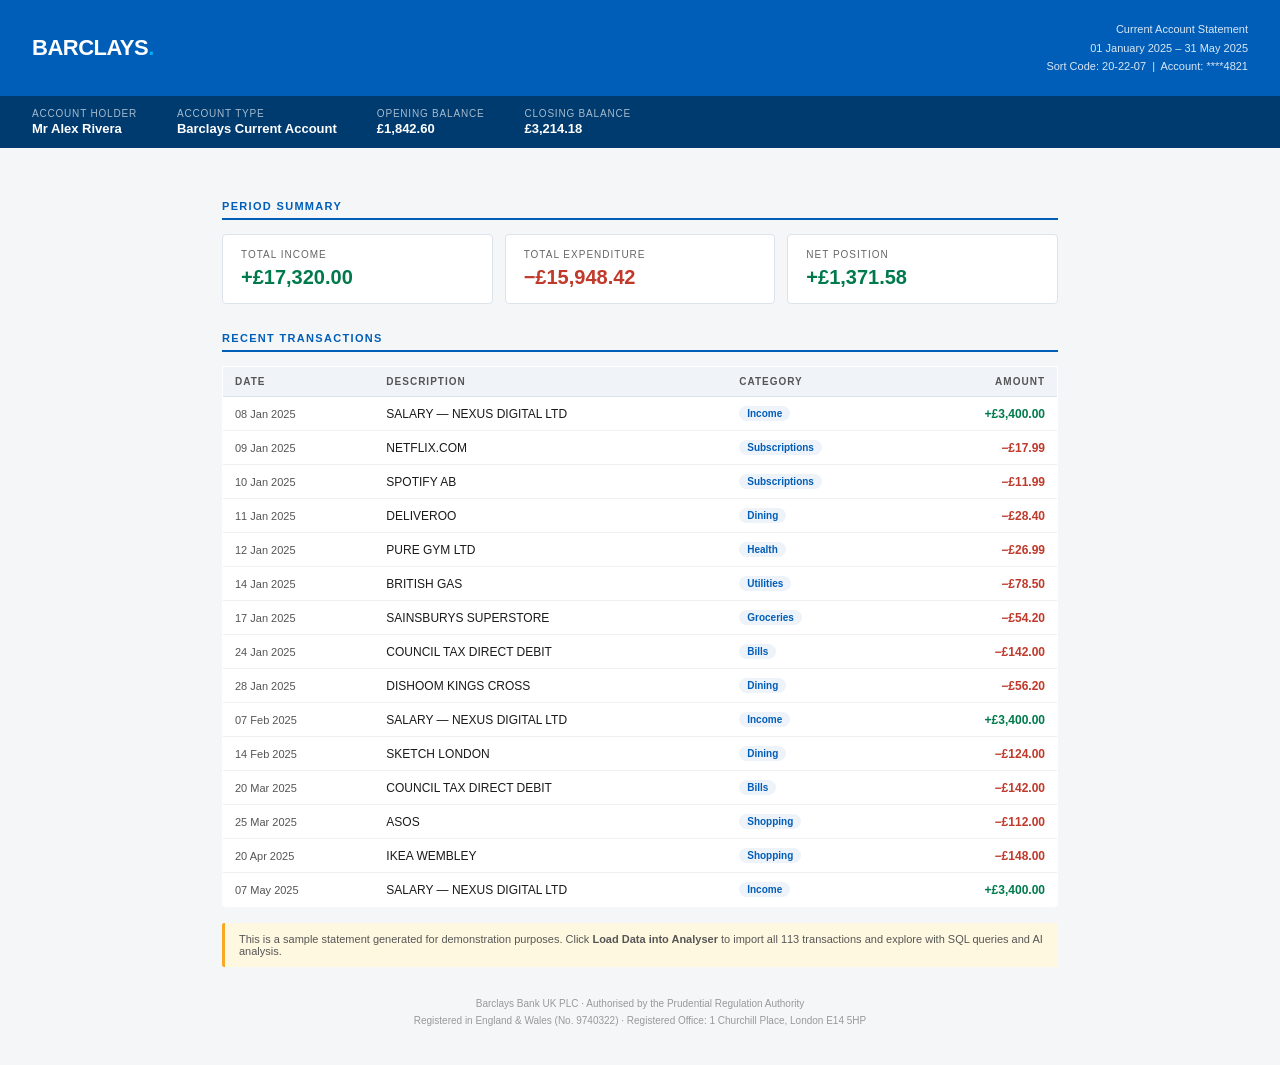
<file: static/docs/1-barclays.csv.html>
<!DOCTYPE html>
<html lang="en">
<head>
<meta charset="UTF-8">
<meta name="viewport" content="width=device-width,initial-scale=1">
<title>Barclays — Alex Rivera — Statement Jan–May 2025</title>
<style>
  *, *::before, *::after { box-sizing: border-box; margin: 0; padding: 0; }
  body { font-family: Arial, Helvetica, sans-serif; background: #f4f6f8; color: #1a1a1a; font-size: 13px; }

  .bank-header { background: #005EB8; color: #fff; padding: 20px 32px; display: flex; align-items: center; justify-content: space-between; }
  .bank-logo { font-size: 22px; font-weight: 700; letter-spacing: -.5px; }
  .bank-logo span { color: #00AEEF; }
  .bank-header-right { text-align: right; font-size: 11px; opacity: .85; line-height: 1.7; }

  .account-bar { background: #003B70; color: #fff; padding: 12px 32px; display: flex; gap: 40px; font-size: 12px; }
  .account-bar__item { display: flex; flex-direction: column; gap: 2px; }
  .account-bar__label { opacity: .65; font-size: 10px; letter-spacing: .08em; text-transform: uppercase; }
  .account-bar__value { font-weight: 600; font-size: 13px; }

  .body { padding: 24px 32px; max-width: 900px; margin: 0 auto; }

  .section-title { font-size: 11px; letter-spacing: .12em; text-transform: uppercase; color: #005EB8; font-weight: 700; border-bottom: 2px solid #005EB8; padding-bottom: 6px; margin-bottom: 14px; margin-top: 28px; }

  .summary-row { display: grid; grid-template-columns: repeat(3, 1fr); gap: 12px; margin-bottom: 4px; }
  .summary-card { background: #fff; border: 1px solid #dde3ea; border-radius: 4px; padding: 14px 18px; }
  .summary-card__label { font-size: 10px; text-transform: uppercase; letter-spacing: .1em; color: #666; margin-bottom: 6px; }
  .summary-card__value { font-size: 20px; font-weight: 700; color: #1a1a1a; }
  .summary-card__value.positive { color: #007a4d; }
  .summary-card__value.negative { color: #c0392b; }

  table { width: 100%; border-collapse: collapse; background: #fff; border: 1px solid #dde3ea; border-radius: 4px; overflow: hidden; }
  thead { background: #f0f4f8; }
  th { padding: 9px 12px; text-align: left; font-size: 10px; text-transform: uppercase; letter-spacing: .1em; color: #555; font-weight: 600; border-bottom: 1px solid #dde3ea; }
  td { padding: 9px 12px; border-bottom: 1px solid #f0f0f0; font-size: 12px; vertical-align: middle; }
  tr:last-child td { border-bottom: none; }
  tr:hover td { background: #f8fbff; }
  .amount-neg { color: #c0392b; font-weight: 600; font-variant-numeric: tabular-nums; }
  .amount-pos { color: #007a4d; font-weight: 600; font-variant-numeric: tabular-nums; }
  .category-pill { display: inline-block; padding: 2px 8px; border-radius: 10px; font-size: 10px; background: #eef3fa; color: #005EB8; font-weight: 600; }
  .date-col { color: #555; font-size: 11px; white-space: nowrap; }

  .footer { text-align: center; font-size: 10px; color: #999; margin: 28px 0 12px; line-height: 1.7; }
  .notice { background: #fff8e1; border-left: 3px solid #f9a825; padding: 10px 14px; border-radius: 2px; font-size: 11px; color: #555; margin-top: 16px; }
</style>
</head>
<body>

<div class="bank-header">
  <div class="bank-logo">BARCLAYS<span>.</span></div>
  <div class="bank-header-right">
    Current Account Statement<br>
    01 January 2025 – 31 May 2025<br>
    Sort Code: 20-22-07 &nbsp;|&nbsp; Account: ****4821
  </div>
</div>

<div class="account-bar">
  <div class="account-bar__item">
    <span class="account-bar__label">Account Holder</span>
    <span class="account-bar__value">Mr Alex Rivera</span>
  </div>
  <div class="account-bar__item">
    <span class="account-bar__label">Account Type</span>
    <span class="account-bar__value">Barclays Current Account</span>
  </div>
  <div class="account-bar__item">
    <span class="account-bar__label">Opening Balance</span>
    <span class="account-bar__value">£1,842.60</span>
  </div>
  <div class="account-bar__item">
    <span class="account-bar__label">Closing Balance</span>
    <span class="account-bar__value">£3,214.18</span>
  </div>
</div>

<div class="body">

  <div class="section-title">Period Summary</div>
  <div class="summary-row">
    <div class="summary-card">
      <div class="summary-card__label">Total Income</div>
      <div class="summary-card__value positive">+£17,320.00</div>
    </div>
    <div class="summary-card">
      <div class="summary-card__label">Total Expenditure</div>
      <div class="summary-card__value negative">−£15,948.42</div>
    </div>
    <div class="summary-card">
      <div class="summary-card__label">Net Position</div>
      <div class="summary-card__value positive">+£1,371.58</div>
    </div>
  </div>

  <div class="section-title">Recent Transactions</div>
  <table>
    <thead>
      <tr>
        <th>Date</th>
        <th>Description</th>
        <th>Category</th>
        <th style="text-align:right">Amount</th>
      </tr>
    </thead>
    <tbody>
      <tr><td class="date-col">08 Jan 2025</td><td>SALARY — NEXUS DIGITAL LTD</td><td><span class="category-pill">Income</span></td><td class="amount-pos" style="text-align:right">+£3,400.00</td></tr>
      <tr><td class="date-col">09 Jan 2025</td><td>NETFLIX.COM</td><td><span class="category-pill">Subscriptions</span></td><td class="amount-neg" style="text-align:right">−£17.99</td></tr>
      <tr><td class="date-col">10 Jan 2025</td><td>SPOTIFY AB</td><td><span class="category-pill">Subscriptions</span></td><td class="amount-neg" style="text-align:right">−£11.99</td></tr>
      <tr><td class="date-col">11 Jan 2025</td><td>DELIVEROO</td><td><span class="category-pill">Dining</span></td><td class="amount-neg" style="text-align:right">−£28.40</td></tr>
      <tr><td class="date-col">12 Jan 2025</td><td>PURE GYM LTD</td><td><span class="category-pill">Health</span></td><td class="amount-neg" style="text-align:right">−£26.99</td></tr>
      <tr><td class="date-col">14 Jan 2025</td><td>BRITISH GAS</td><td><span class="category-pill">Utilities</span></td><td class="amount-neg" style="text-align:right">−£78.50</td></tr>
      <tr><td class="date-col">17 Jan 2025</td><td>SAINSBURYS SUPERSTORE</td><td><span class="category-pill">Groceries</span></td><td class="amount-neg" style="text-align:right">−£54.20</td></tr>
      <tr><td class="date-col">24 Jan 2025</td><td>COUNCIL TAX DIRECT DEBIT</td><td><span class="category-pill">Bills</span></td><td class="amount-neg" style="text-align:right">−£142.00</td></tr>
      <tr><td class="date-col">28 Jan 2025</td><td>DISHOOM KINGS CROSS</td><td><span class="category-pill">Dining</span></td><td class="amount-neg" style="text-align:right">−£56.20</td></tr>
      <tr><td class="date-col">07 Feb 2025</td><td>SALARY — NEXUS DIGITAL LTD</td><td><span class="category-pill">Income</span></td><td class="amount-pos" style="text-align:right">+£3,400.00</td></tr>
      <tr><td class="date-col">14 Feb 2025</td><td>SKETCH LONDON</td><td><span class="category-pill">Dining</span></td><td class="amount-neg" style="text-align:right">−£124.00</td></tr>
      <tr><td class="date-col">20 Mar 2025</td><td>COUNCIL TAX DIRECT DEBIT</td><td><span class="category-pill">Bills</span></td><td class="amount-neg" style="text-align:right">−£142.00</td></tr>
      <tr><td class="date-col">25 Mar 2025</td><td>ASOS</td><td><span class="category-pill">Shopping</span></td><td class="amount-neg" style="text-align:right">−£112.00</td></tr>
      <tr><td class="date-col">20 Apr 2025</td><td>IKEA WEMBLEY</td><td><span class="category-pill">Shopping</span></td><td class="amount-neg" style="text-align:right">−£148.00</td></tr>
      <tr><td class="date-col">07 May 2025</td><td>SALARY — NEXUS DIGITAL LTD</td><td><span class="category-pill">Income</span></td><td class="amount-pos" style="text-align:right">+£3,400.00</td></tr>
    </tbody>
  </table>

  <div class="notice">This is a sample statement generated for demonstration purposes. Click <strong>Load Data into Analyser</strong> to import all 113 transactions and explore with SQL queries and AI analysis.</div>

  <div class="footer">
    Barclays Bank UK PLC · Authorised by the Prudential Regulation Authority<br>
    Registered in England &amp; Wales (No. 9740322) · Registered Office: 1 Churchill Place, London E14 5HP
  </div>
</div>

</body>
</html>
</file>
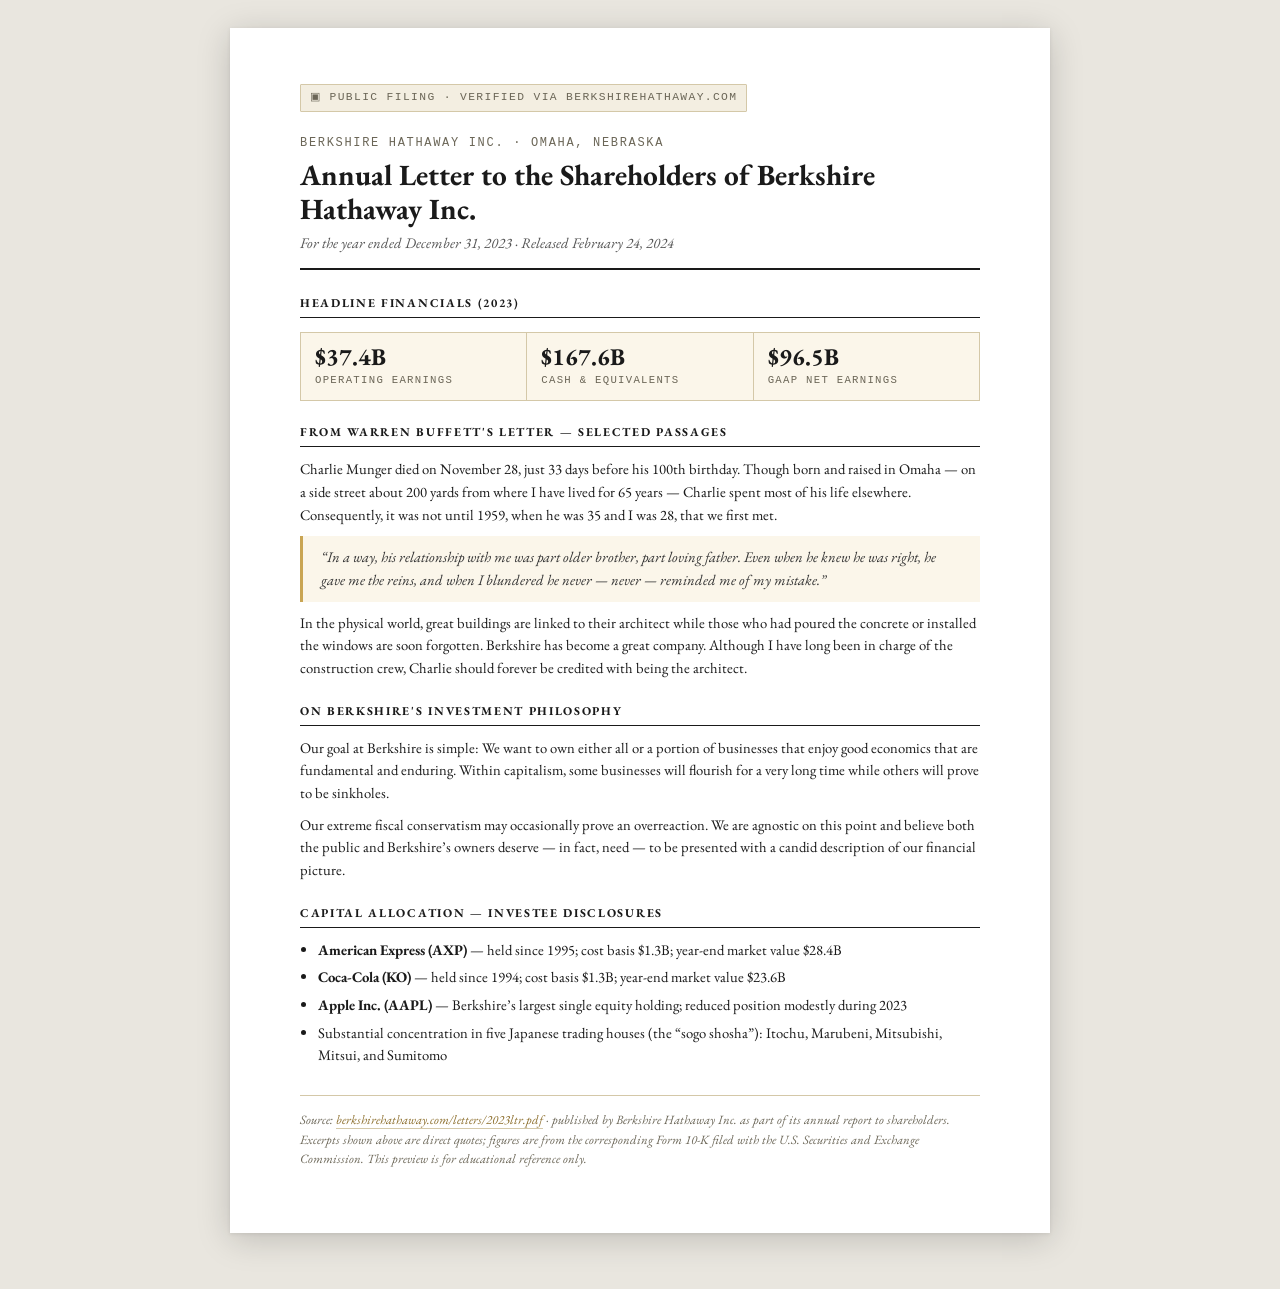
<file: static/docs/1-berkshire.html>
<!DOCTYPE html>
<html lang="en">
<head>
<meta charset="UTF-8"/>
<meta name="viewport" content="width=device-width, initial-scale=1.0"/>
<title>Berkshire Hathaway — 2024 Annual Letter to Shareholders</title>
<link rel="preconnect" href="https://fonts.googleapis.com"/>
<link rel="preconnect" href="https://fonts.gstatic.com" crossorigin/>
<link href="https://fonts.googleapis.com/css2?family=EB+Garamond:ital,wght@0,400;0,600;0,700;1,400&display=swap" rel="stylesheet"/>
<link rel="stylesheet" href="_template.css"/>
</head>
<body>
<div class="page">
  <span class="doc-tag">▣ Public filing &middot; verified via berkshirehathaway.com</span>

  <div class="doc-header">
    <div class="doc-issuer">Berkshire Hathaway Inc. &middot; Omaha, Nebraska</div>
    <h1 class="doc-title">Annual Letter to the Shareholders of Berkshire Hathaway Inc.</h1>
    <div class="doc-sub">For the year ended December 31, 2023 &middot; Released February 24, 2024</div>
  </div>

  <div class="doc-section">
    <div class="doc-section-title">Headline financials (2023)</div>
    <div class="doc-stats">
      <div class="doc-stat">
        <div class="doc-stat__val">$37.4B</div>
        <div class="doc-stat__lbl">Operating Earnings</div>
      </div>
      <div class="doc-stat">
        <div class="doc-stat__val">$167.6B</div>
        <div class="doc-stat__lbl">Cash &amp; Equivalents</div>
      </div>
      <div class="doc-stat">
        <div class="doc-stat__val">$96.5B</div>
        <div class="doc-stat__lbl">GAAP Net Earnings</div>
      </div>
    </div>
  </div>

  <div class="doc-section">
    <div class="doc-section-title">From Warren Buffett's letter — selected passages</div>
    <p>Charlie Munger died on November 28, just 33 days before his 100th birthday. Though born and raised in Omaha &mdash; on a side street about 200 yards from where I have lived for 65 years &mdash; Charlie spent most of his life elsewhere. Consequently, it was not until 1959, when he was 35 and I was 28, that we first met.</p>
    <div class="doc-quote">&ldquo;In a way, his relationship with me was part older brother, part loving father. Even when he knew he was right, he gave me the reins, and when I blundered he never &mdash; never &mdash; reminded me of my mistake.&rdquo;</div>
    <p>In the physical world, great buildings are linked to their architect while those who had poured the concrete or installed the windows are soon forgotten. Berkshire has become a great company. Although I have long been in charge of the construction crew, Charlie should forever be credited with being the architect.</p>
  </div>

  <div class="doc-section">
    <div class="doc-section-title">On Berkshire's investment philosophy</div>
    <p>Our goal at Berkshire is simple: We want to own either all or a portion of businesses that enjoy good economics that are fundamental and enduring. Within capitalism, some businesses will flourish for a very long time while others will prove to be sinkholes.</p>
    <p>Our extreme fiscal conservatism may occasionally prove an overreaction. We are agnostic on this point and believe both the public and Berkshire&rsquo;s owners deserve &mdash; in fact, need &mdash; to be presented with a candid description of our financial picture.</p>
  </div>

  <div class="doc-section">
    <div class="doc-section-title">Capital allocation &mdash; investee disclosures</div>
    <ul class="doc-bullets">
      <li><strong>American Express (AXP)</strong> &mdash; held since 1995; cost basis $1.3B; year-end market value $28.4B</li>
      <li><strong>Coca-Cola (KO)</strong> &mdash; held since 1994; cost basis $1.3B; year-end market value $23.6B</li>
      <li><strong>Apple Inc. (AAPL)</strong> &mdash; Berkshire&rsquo;s largest single equity holding; reduced position modestly during 2023</li>
      <li>Substantial concentration in five Japanese trading houses (the &ldquo;sogo shosha&rdquo;): Itochu, Marubeni, Mitsubishi, Mitsui, and Sumitomo</li>
    </ul>
  </div>

  <p class="doc-source">
    Source: <a href="https://www.berkshirehathaway.com/letters/2023ltr.pdf" target="_blank" rel="noopener">berkshirehathaway.com/letters/2023ltr.pdf</a> &middot; published by Berkshire Hathaway Inc. as part of its annual report to shareholders. Excerpts shown above are direct quotes; figures are from the corresponding Form 10-K filed with the U.S. Securities and Exchange Commission. This preview is for educational reference only.
  </p>
</div>
</body>
</html>
</file>
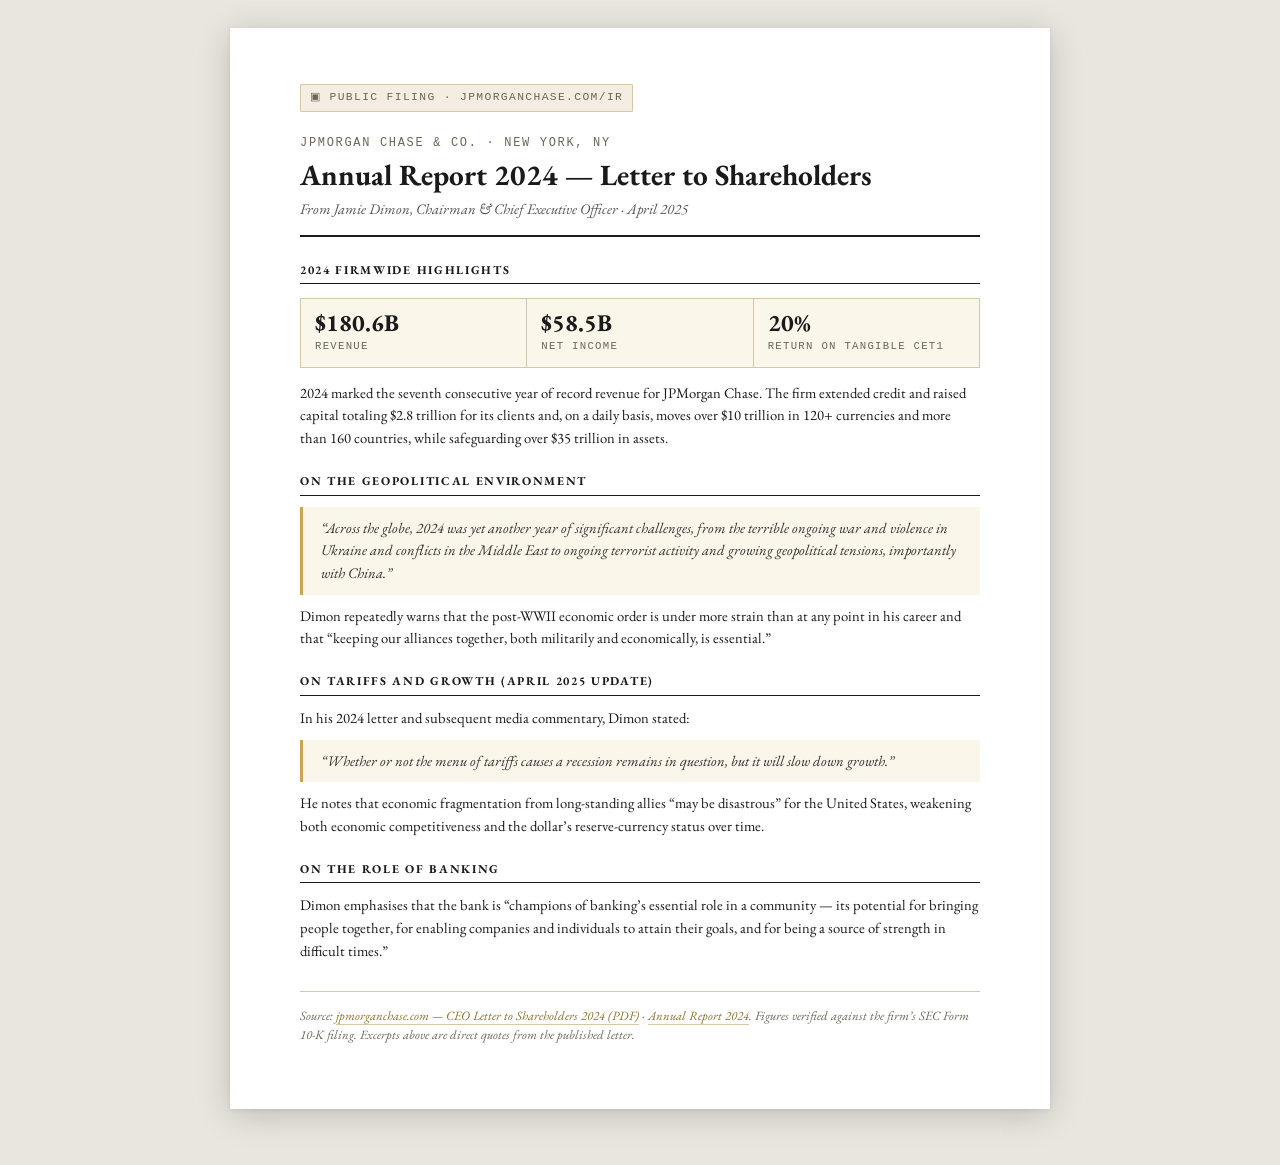
<file: static/docs/2-jpmorgan.html>
<!DOCTYPE html>
<html lang="en">
<head>
<meta charset="UTF-8"/>
<meta name="viewport" content="width=device-width, initial-scale=1.0"/>
<title>JPMorgan Chase — 2024 CEO Letter to Shareholders</title>
<link rel="preconnect" href="https://fonts.googleapis.com"/>
<link rel="preconnect" href="https://fonts.gstatic.com" crossorigin/>
<link href="https://fonts.googleapis.com/css2?family=EB+Garamond:ital,wght@0,400;0,600;0,700;1,400&display=swap" rel="stylesheet"/>
<link rel="stylesheet" href="_template.css"/>
</head>
<body>
<div class="page">
  <span class="doc-tag">▣ Public filing &middot; jpmorganchase.com/ir</span>

  <div class="doc-header">
    <div class="doc-issuer">JPMorgan Chase &amp; Co. &middot; New York, NY</div>
    <h1 class="doc-title">Annual Report 2024 &mdash; Letter to Shareholders</h1>
    <div class="doc-sub">From Jamie Dimon, Chairman &amp; Chief Executive Officer &middot; April 2025</div>
  </div>

  <div class="doc-section">
    <div class="doc-section-title">2024 firmwide highlights</div>
    <div class="doc-stats">
      <div class="doc-stat">
        <div class="doc-stat__val">$180.6B</div>
        <div class="doc-stat__lbl">Revenue</div>
      </div>
      <div class="doc-stat">
        <div class="doc-stat__val">$58.5B</div>
        <div class="doc-stat__lbl">Net Income</div>
      </div>
      <div class="doc-stat">
        <div class="doc-stat__val">20%</div>
        <div class="doc-stat__lbl">Return on Tangible CET1</div>
      </div>
    </div>
    <p>2024 marked the seventh consecutive year of record revenue for JPMorgan Chase. The firm extended credit and raised capital totaling $2.8 trillion for its clients and, on a daily basis, moves over $10 trillion in 120+ currencies and more than 160 countries, while safeguarding over $35 trillion in assets.</p>
  </div>

  <div class="doc-section">
    <div class="doc-section-title">On the geopolitical environment</div>
    <div class="doc-quote">&ldquo;Across the globe, 2024 was yet another year of significant challenges, from the terrible ongoing war and violence in Ukraine and conflicts in the Middle East to ongoing terrorist activity and growing geopolitical tensions, importantly with China.&rdquo;</div>
    <p>Dimon repeatedly warns that the post-WWII economic order is under more strain than at any point in his career and that &ldquo;keeping our alliances together, both militarily and economically, is essential.&rdquo;</p>
  </div>

  <div class="doc-section">
    <div class="doc-section-title">On tariffs and growth (April 2025 update)</div>
    <p>In his 2024 letter and subsequent media commentary, Dimon stated:</p>
    <div class="doc-quote">&ldquo;Whether or not the menu of tariffs causes a recession remains in question, but it will slow down growth.&rdquo;</div>
    <p>He notes that economic fragmentation from long-standing allies &ldquo;may be disastrous&rdquo; for the United States, weakening both economic competitiveness and the dollar&rsquo;s reserve-currency status over time.</p>
  </div>

  <div class="doc-section">
    <div class="doc-section-title">On the role of banking</div>
    <p>Dimon emphasises that the bank is &ldquo;champions of banking&rsquo;s essential role in a community &mdash; its potential for bringing people together, for enabling companies and individuals to attain their goals, and for being a source of strength in difficult times.&rdquo;</p>
  </div>

  <p class="doc-source">
    Source: <a href="https://www.jpmorganchase.com/content/dam/jpmc/jpmorgan-chase-and-co/investor-relations/documents/ceo-letter-to-shareholders-2024.pdf" target="_blank" rel="noopener">jpmorganchase.com &mdash; CEO Letter to Shareholders 2024 (PDF)</a> &middot; <a href="https://www.jpmorganchase.com/ir/annual-report/2024/ar-ceo-letters" target="_blank" rel="noopener">Annual Report 2024</a>. Figures verified against the firm&rsquo;s SEC Form 10-K filing. Excerpts above are direct quotes from the published letter.
  </p>
</div>
</body>
</html>
</file>
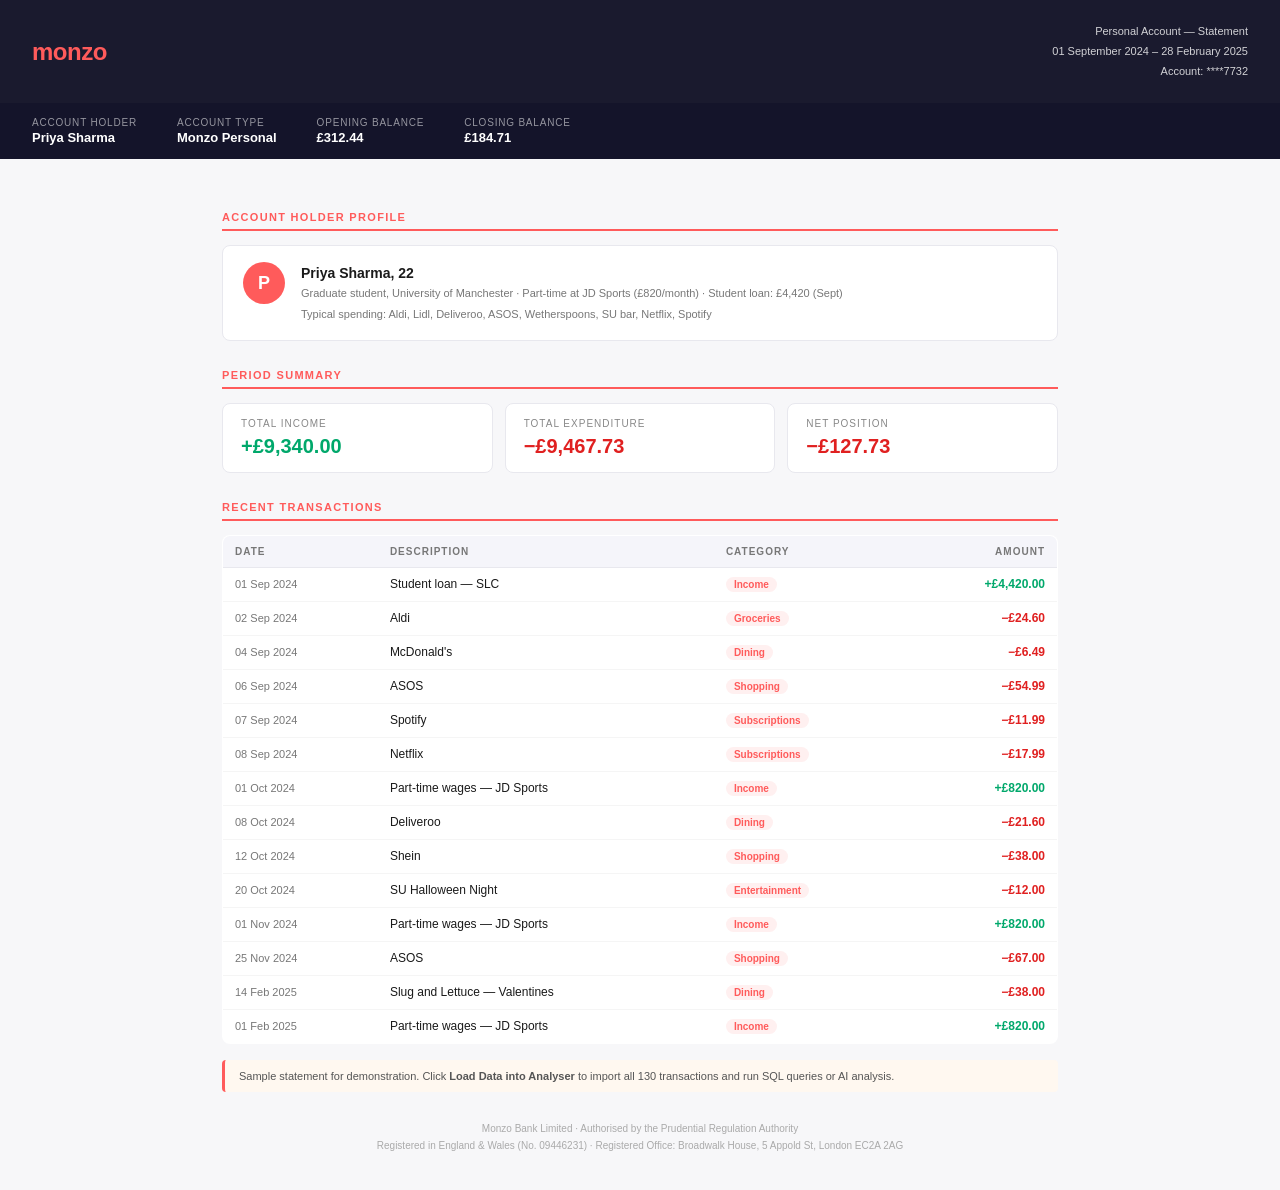
<file: static/docs/2-monzo.csv.html>
<!DOCTYPE html>
<html lang="en">
<head>
<meta charset="UTF-8">
<meta name="viewport" content="width=device-width,initial-scale=1">
<title>Monzo — Priya Sharma — Statement Sep 2024–Feb 2025</title>
<style>
  *, *::before, *::after { box-sizing: border-box; margin: 0; padding: 0; }
  body { font-family: -apple-system, BlinkMacSystemFont, 'Segoe UI', sans-serif; background: #f7f7f9; color: #1a1a1a; font-size: 13px; }

  .bank-header { background: #1a1a2e; color: #fff; padding: 22px 32px; display: flex; align-items: center; justify-content: space-between; }
  .bank-logo { font-size: 24px; font-weight: 800; letter-spacing: -.5px; color: #FF5B5B; }
  .bank-header-right { text-align: right; font-size: 11px; opacity: .8; line-height: 1.8; }

  .account-bar { background: #14142a; color: #fff; padding: 14px 32px; display: flex; gap: 40px; font-size: 12px; }
  .account-bar__item { display: flex; flex-direction: column; gap: 2px; }
  .account-bar__label { opacity: .55; font-size: 10px; letter-spacing: .08em; text-transform: uppercase; }
  .account-bar__value { font-weight: 600; font-size: 13px; }

  .body { padding: 24px 32px; max-width: 900px; margin: 0 auto; }

  .section-title { font-size: 11px; letter-spacing: .12em; text-transform: uppercase; color: #FF5B5B; font-weight: 700; border-bottom: 2px solid #FF5B5B; padding-bottom: 6px; margin-bottom: 14px; margin-top: 28px; }

  .summary-row { display: grid; grid-template-columns: repeat(3, 1fr); gap: 12px; }
  .summary-card { background: #fff; border: 1px solid #e8e8ee; border-radius: 8px; padding: 14px 18px; }
  .summary-card__label { font-size: 10px; text-transform: uppercase; letter-spacing: .1em; color: #888; margin-bottom: 6px; }
  .summary-card__value { font-size: 20px; font-weight: 700; }
  .summary-card__value.positive { color: #00a86b; }
  .summary-card__value.negative { color: #e02020; }

  table { width: 100%; border-collapse: collapse; background: #fff; border: 1px solid #e8e8ee; border-radius: 8px; overflow: hidden; }
  thead { background: #f5f5fa; }
  th { padding: 10px 12px; text-align: left; font-size: 10px; text-transform: uppercase; letter-spacing: .1em; color: #777; font-weight: 600; border-bottom: 1px solid #e8e8ee; }
  td { padding: 9px 12px; border-bottom: 1px solid #f5f5f5; font-size: 12px; }
  tr:last-child td { border-bottom: none; }
  tr:hover td { background: #fef5f5; }
  .amount-neg { color: #e02020; font-weight: 600; font-variant-numeric: tabular-nums; }
  .amount-pos { color: #00a86b; font-weight: 600; font-variant-numeric: tabular-nums; }
  .category-pill { display: inline-block; padding: 2px 8px; border-radius: 20px; font-size: 10px; background: #fff0f0; color: #FF5B5B; font-weight: 600; }
  .date-col { color: #777; font-size: 11px; white-space: nowrap; }

  .footer { text-align: center; font-size: 10px; color: #aaa; margin: 28px 0 12px; line-height: 1.7; }
  .notice { background: #fff8f0; border-left: 3px solid #FF5B5B; padding: 10px 14px; border-radius: 4px; font-size: 11px; color: #555; margin-top: 16px; }

  .persona-card { background: #fff; border: 1px solid #e8e8ee; border-radius: 8px; padding: 16px 20px; display: flex; gap: 16px; align-items: flex-start; margin-bottom: 4px; }
  .persona-avatar { width: 42px; height: 42px; border-radius: 50%; background: #FF5B5B; display: flex; align-items: center; justify-content: center; color: #fff; font-weight: 800; font-size: 18px; flex-shrink: 0; }
  .persona-details { line-height: 1.6; }
  .persona-name { font-weight: 700; font-size: 14px; }
  .persona-sub { font-size: 11px; color: #777; }
</style>
</head>
<body>

<div class="bank-header">
  <div class="bank-logo">monzo</div>
  <div class="bank-header-right">
    Personal Account — Statement<br>
    01 September 2024 – 28 February 2025<br>
    Account: ****7732
  </div>
</div>

<div class="account-bar">
  <div class="account-bar__item">
    <span class="account-bar__label">Account Holder</span>
    <span class="account-bar__value">Priya Sharma</span>
  </div>
  <div class="account-bar__item">
    <span class="account-bar__label">Account Type</span>
    <span class="account-bar__value">Monzo Personal</span>
  </div>
  <div class="account-bar__item">
    <span class="account-bar__label">Opening Balance</span>
    <span class="account-bar__value">£312.44</span>
  </div>
  <div class="account-bar__item">
    <span class="account-bar__label">Closing Balance</span>
    <span class="account-bar__value">£184.71</span>
  </div>
</div>

<div class="body">

  <div class="section-title">Account Holder Profile</div>
  <div class="persona-card">
    <div class="persona-avatar">P</div>
    <div class="persona-details">
      <div class="persona-name">Priya Sharma, 22</div>
      <div class="persona-sub">Graduate student, University of Manchester · Part-time at JD Sports (£820/month) · Student loan: £4,420 (Sept)</div>
      <div class="persona-sub" style="margin-top:4px">Typical spending: Aldi, Lidl, Deliveroo, ASOS, Wetherspoons, SU bar, Netflix, Spotify</div>
    </div>
  </div>

  <div class="section-title">Period Summary</div>
  <div class="summary-row">
    <div class="summary-card">
      <div class="summary-card__label">Total Income</div>
      <div class="summary-card__value positive">+£9,340.00</div>
    </div>
    <div class="summary-card">
      <div class="summary-card__label">Total Expenditure</div>
      <div class="summary-card__value negative">−£9,467.73</div>
    </div>
    <div class="summary-card">
      <div class="summary-card__label">Net Position</div>
      <div class="summary-card__value negative">−£127.73</div>
    </div>
  </div>

  <div class="section-title">Recent Transactions</div>
  <table>
    <thead>
      <tr>
        <th>Date</th>
        <th>Description</th>
        <th>Category</th>
        <th style="text-align:right">Amount</th>
      </tr>
    </thead>
    <tbody>
      <tr><td class="date-col">01 Sep 2024</td><td>Student loan — SLC</td><td><span class="category-pill">Income</span></td><td class="amount-pos" style="text-align:right">+£4,420.00</td></tr>
      <tr><td class="date-col">02 Sep 2024</td><td>Aldi</td><td><span class="category-pill">Groceries</span></td><td class="amount-neg" style="text-align:right">−£24.60</td></tr>
      <tr><td class="date-col">04 Sep 2024</td><td>McDonald's</td><td><span class="category-pill">Dining</span></td><td class="amount-neg" style="text-align:right">−£6.49</td></tr>
      <tr><td class="date-col">06 Sep 2024</td><td>ASOS</td><td><span class="category-pill">Shopping</span></td><td class="amount-neg" style="text-align:right">−£54.99</td></tr>
      <tr><td class="date-col">07 Sep 2024</td><td>Spotify</td><td><span class="category-pill">Subscriptions</span></td><td class="amount-neg" style="text-align:right">−£11.99</td></tr>
      <tr><td class="date-col">08 Sep 2024</td><td>Netflix</td><td><span class="category-pill">Subscriptions</span></td><td class="amount-neg" style="text-align:right">−£17.99</td></tr>
      <tr><td class="date-col">01 Oct 2024</td><td>Part-time wages — JD Sports</td><td><span class="category-pill">Income</span></td><td class="amount-pos" style="text-align:right">+£820.00</td></tr>
      <tr><td class="date-col">08 Oct 2024</td><td>Deliveroo</td><td><span class="category-pill">Dining</span></td><td class="amount-neg" style="text-align:right">−£21.60</td></tr>
      <tr><td class="date-col">12 Oct 2024</td><td>Shein</td><td><span class="category-pill">Shopping</span></td><td class="amount-neg" style="text-align:right">−£38.00</td></tr>
      <tr><td class="date-col">20 Oct 2024</td><td>SU Halloween Night</td><td><span class="category-pill">Entertainment</span></td><td class="amount-neg" style="text-align:right">−£12.00</td></tr>
      <tr><td class="date-col">01 Nov 2024</td><td>Part-time wages — JD Sports</td><td><span class="category-pill">Income</span></td><td class="amount-pos" style="text-align:right">+£820.00</td></tr>
      <tr><td class="date-col">25 Nov 2024</td><td>ASOS</td><td><span class="category-pill">Shopping</span></td><td class="amount-neg" style="text-align:right">−£67.00</td></tr>
      <tr><td class="date-col">14 Feb 2025</td><td>Slug and Lettuce — Valentines</td><td><span class="category-pill">Dining</span></td><td class="amount-neg" style="text-align:right">−£38.00</td></tr>
      <tr><td class="date-col">01 Feb 2025</td><td>Part-time wages — JD Sports</td><td><span class="category-pill">Income</span></td><td class="amount-pos" style="text-align:right">+£820.00</td></tr>
    </tbody>
  </table>

  <div class="notice">Sample statement for demonstration. Click <strong>Load Data into Analyser</strong> to import all 130 transactions and run SQL queries or AI analysis.</div>

  <div class="footer">
    Monzo Bank Limited · Authorised by the Prudential Regulation Authority<br>
    Registered in England &amp; Wales (No. 09446231) · Registered Office: Broadwalk House, 5 Appold St, London EC2A 2AG
  </div>
</div>

</body>
</html>
</file>
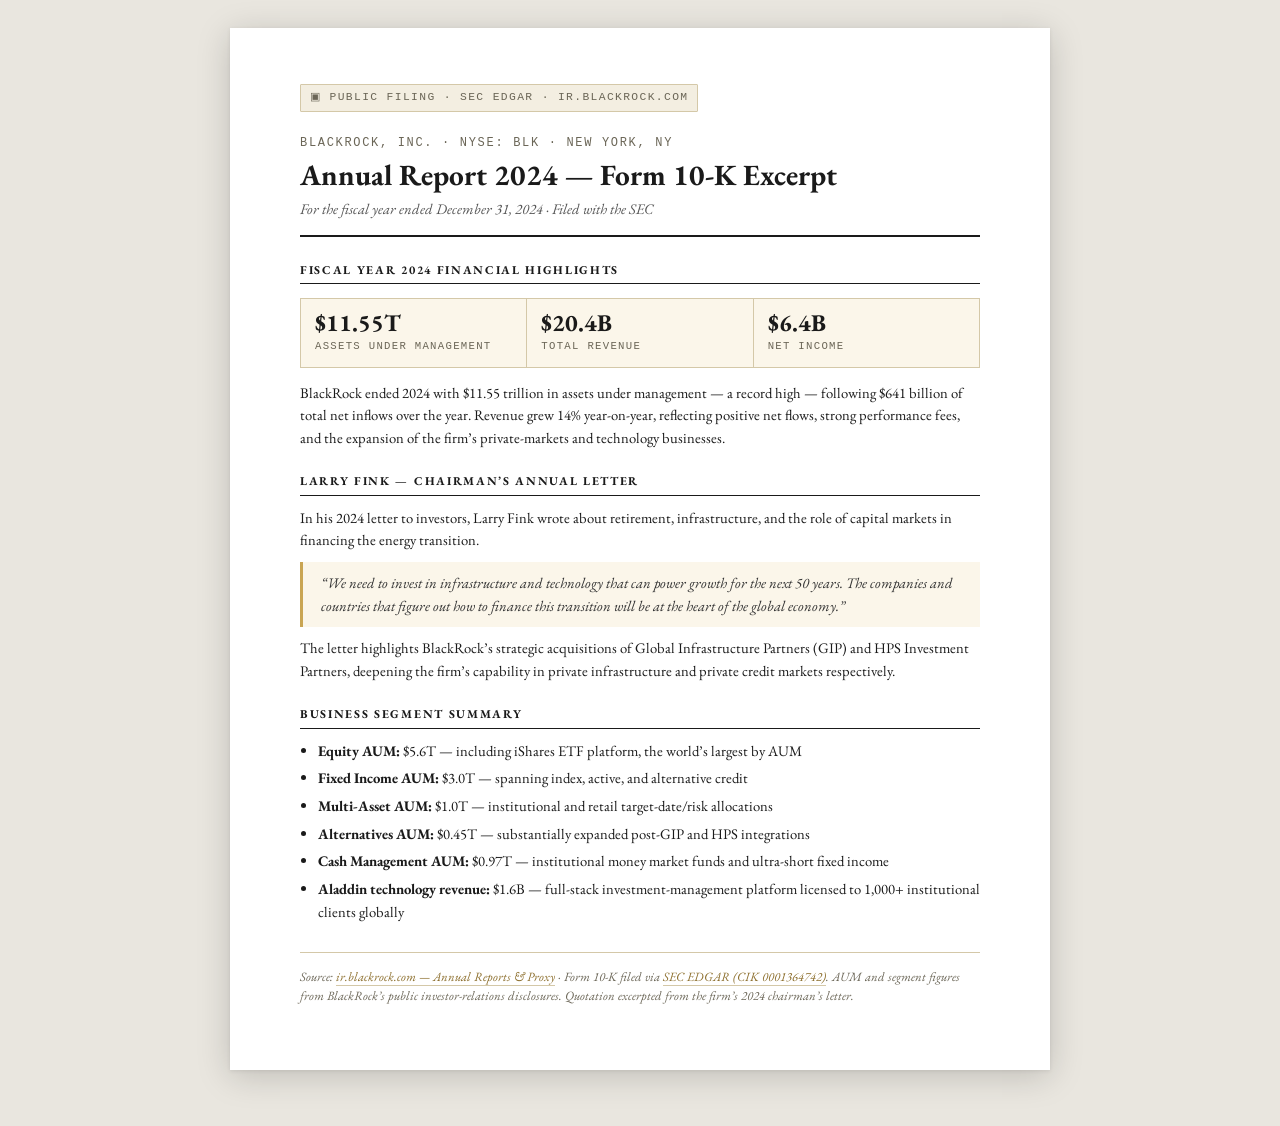
<file: static/docs/3-blackrock.html>
<!DOCTYPE html>
<html lang="en">
<head>
<meta charset="UTF-8"/>
<meta name="viewport" content="width=device-width, initial-scale=1.0"/>
<title>BlackRock — 2024 Annual Report Excerpt</title>
<link rel="preconnect" href="https://fonts.googleapis.com"/>
<link rel="preconnect" href="https://fonts.gstatic.com" crossorigin/>
<link href="https://fonts.googleapis.com/css2?family=EB+Garamond:ital,wght@0,400;0,600;0,700;1,400&display=swap" rel="stylesheet"/>
<link rel="stylesheet" href="_template.css"/>
</head>
<body>
<div class="page">
  <span class="doc-tag">▣ Public filing &middot; SEC EDGAR &middot; ir.blackrock.com</span>

  <div class="doc-header">
    <div class="doc-issuer">BlackRock, Inc. &middot; NYSE: BLK &middot; New York, NY</div>
    <h1 class="doc-title">Annual Report 2024 &mdash; Form 10-K Excerpt</h1>
    <div class="doc-sub">For the fiscal year ended December 31, 2024 &middot; Filed with the SEC</div>
  </div>

  <div class="doc-section">
    <div class="doc-section-title">Fiscal year 2024 financial highlights</div>
    <div class="doc-stats">
      <div class="doc-stat">
        <div class="doc-stat__val">$11.55T</div>
        <div class="doc-stat__lbl">Assets Under Management</div>
      </div>
      <div class="doc-stat">
        <div class="doc-stat__val">$20.4B</div>
        <div class="doc-stat__lbl">Total Revenue</div>
      </div>
      <div class="doc-stat">
        <div class="doc-stat__val">$6.4B</div>
        <div class="doc-stat__lbl">Net Income</div>
      </div>
    </div>
    <p>BlackRock ended 2024 with $11.55&nbsp;trillion in assets under management &mdash; a record high &mdash; following $641&nbsp;billion of total net inflows over the year. Revenue grew 14% year-on-year, reflecting positive net flows, strong performance fees, and the expansion of the firm&rsquo;s private-markets and technology businesses.</p>
  </div>

  <div class="doc-section">
    <div class="doc-section-title">Larry Fink &mdash; Chairman&rsquo;s Annual Letter</div>
    <p>In his 2024 letter to investors, Larry Fink wrote about retirement, infrastructure, and the role of capital markets in financing the energy transition.</p>
    <div class="doc-quote">&ldquo;We need to invest in infrastructure and technology that can power growth for the next 50 years. The companies and countries that figure out how to finance this transition will be at the heart of the global economy.&rdquo;</div>
    <p>The letter highlights BlackRock&rsquo;s strategic acquisitions of Global Infrastructure Partners (GIP) and HPS Investment Partners, deepening the firm&rsquo;s capability in private infrastructure and private credit markets respectively.</p>
  </div>

  <div class="doc-section">
    <div class="doc-section-title">Business segment summary</div>
    <ul class="doc-bullets">
      <li><strong>Equity AUM:</strong> $5.6T &mdash; including iShares ETF platform, the world&rsquo;s largest by AUM</li>
      <li><strong>Fixed Income AUM:</strong> $3.0T &mdash; spanning index, active, and alternative credit</li>
      <li><strong>Multi-Asset AUM:</strong> $1.0T &mdash; institutional and retail target-date/risk allocations</li>
      <li><strong>Alternatives AUM:</strong> $0.45T &mdash; substantially expanded post-GIP and HPS integrations</li>
      <li><strong>Cash Management AUM:</strong> $0.97T &mdash; institutional money market funds and ultra-short fixed income</li>
      <li><strong>Aladdin technology revenue:</strong> $1.6B &mdash; full-stack investment-management platform licensed to 1,000+ institutional clients globally</li>
    </ul>
  </div>

  <p class="doc-source">
    Source: <a href="https://ir.blackrock.com/financials/annual-reports-and-proxy/default.aspx" target="_blank" rel="noopener">ir.blackrock.com &mdash; Annual Reports &amp; Proxy</a> &middot; Form 10-K filed via <a href="https://www.sec.gov/cgi-bin/browse-edgar?action=getcompany&amp;CIK=0001364742" target="_blank" rel="noopener">SEC EDGAR (CIK 0001364742)</a>. AUM and segment figures from BlackRock&rsquo;s public investor-relations disclosures. Quotation excerpted from the firm&rsquo;s 2024 chairman&rsquo;s letter.
  </p>
</div>
</body>
</html>
</file>
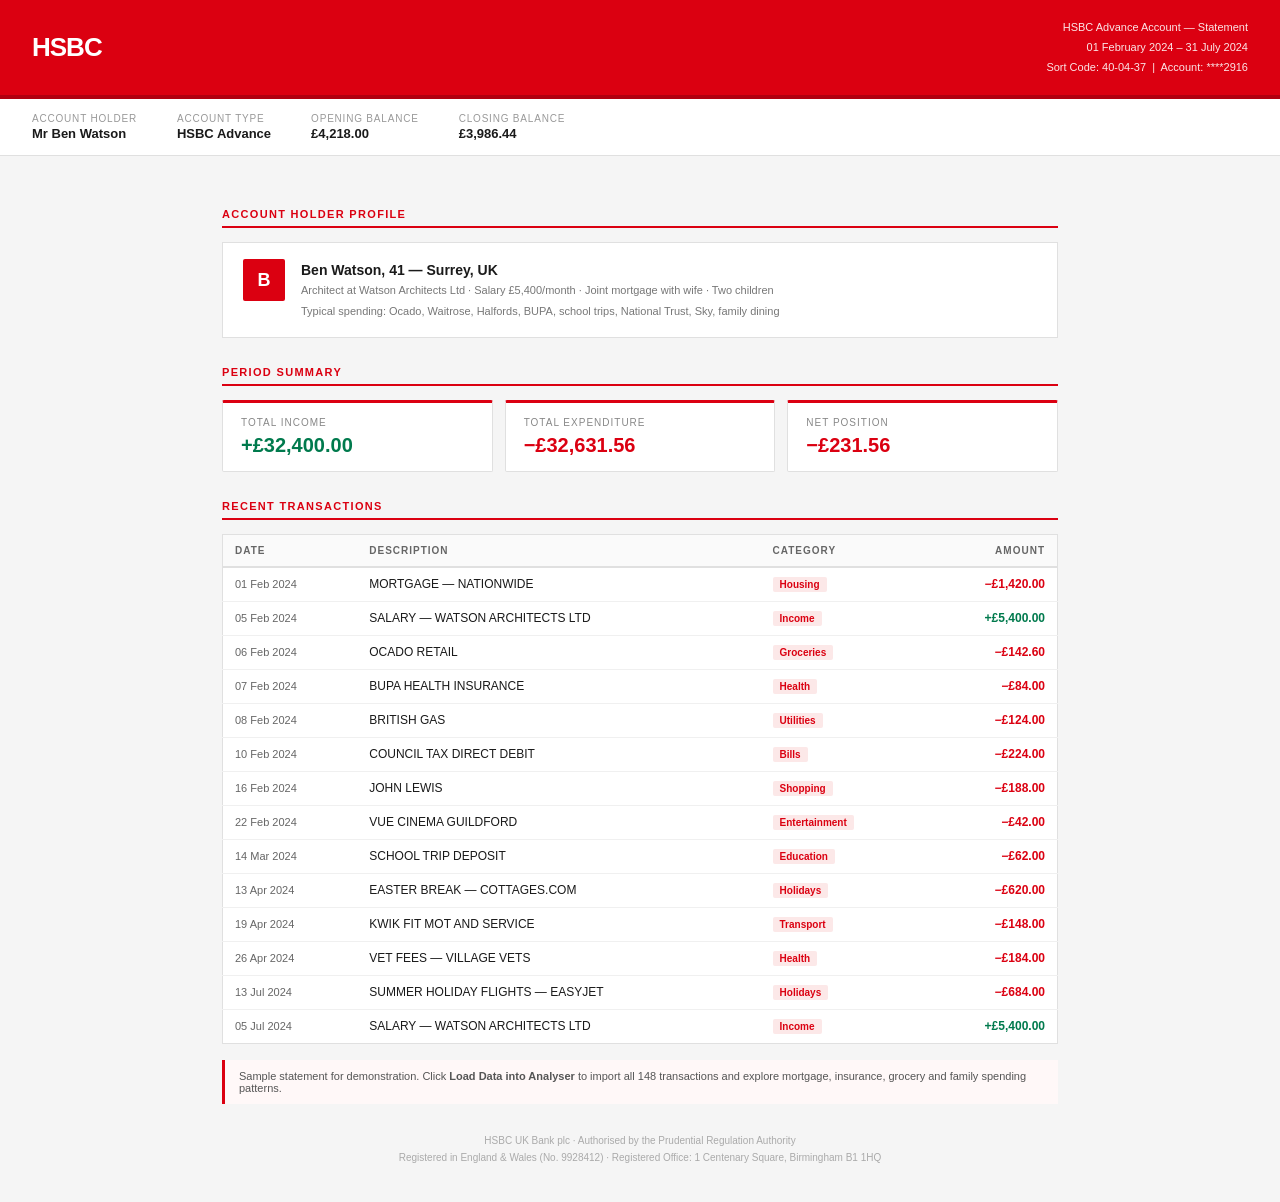
<file: static/docs/3-hsbc.csv.html>
<!DOCTYPE html>
<html lang="en">
<head>
<meta charset="UTF-8">
<meta name="viewport" content="width=device-width,initial-scale=1">
<title>HSBC Advance — Ben Watson — Statement Feb–Jul 2024</title>
<style>
  *, *::before, *::after { box-sizing: border-box; margin: 0; padding: 0; }
  body { font-family: Arial, Helvetica, sans-serif; background: #f5f5f5; color: #1a1a1a; font-size: 13px; }

  .bank-header { background: #DB0011; color: #fff; padding: 0; }
  .bank-header-top { padding: 18px 32px; display: flex; align-items: center; justify-content: space-between; }
  .bank-logo { font-size: 26px; font-weight: 900; letter-spacing: -1px; color: #fff; }
  .bank-header-right { text-align: right; font-size: 11px; opacity: .9; line-height: 1.8; }
  .bank-header-strip { background: #b00010; height: 4px; }

  .account-bar { background: #fff; border-bottom: 1px solid #e0e0e0; padding: 14px 32px; display: flex; gap: 40px; }
  .account-bar__item { display: flex; flex-direction: column; gap: 2px; }
  .account-bar__label { font-size: 10px; letter-spacing: .08em; text-transform: uppercase; color: #999; }
  .account-bar__value { font-weight: 700; font-size: 13px; color: #1a1a1a; }

  .body { padding: 24px 32px; max-width: 900px; margin: 0 auto; }

  .section-title { font-size: 11px; letter-spacing: .12em; text-transform: uppercase; color: #DB0011; font-weight: 700; border-bottom: 2px solid #DB0011; padding-bottom: 6px; margin-bottom: 14px; margin-top: 28px; }

  .summary-row { display: grid; grid-template-columns: repeat(3, 1fr); gap: 12px; }
  .summary-card { background: #fff; border: 1px solid #e0e0e0; border-radius: 2px; padding: 14px 18px; border-top: 3px solid #DB0011; }
  .summary-card__label { font-size: 10px; text-transform: uppercase; letter-spacing: .1em; color: #888; margin-bottom: 6px; }
  .summary-card__value { font-size: 20px; font-weight: 700; }
  .summary-card__value.positive { color: #007a4d; }
  .summary-card__value.negative { color: #DB0011; }

  table { width: 100%; border-collapse: collapse; background: #fff; border: 1px solid #e0e0e0; }
  thead { background: #fafafa; }
  th { padding: 10px 12px; text-align: left; font-size: 10px; text-transform: uppercase; letter-spacing: .1em; color: #666; font-weight: 700; border-bottom: 2px solid #e0e0e0; }
  td { padding: 9px 12px; border-bottom: 1px solid #f0f0f0; font-size: 12px; }
  tr:last-child td { border-bottom: none; }
  tr:hover td { background: #fff5f5; }
  .amount-neg { color: #DB0011; font-weight: 600; font-variant-numeric: tabular-nums; }
  .amount-pos { color: #007a4d; font-weight: 600; font-variant-numeric: tabular-nums; }
  .category-pill { display: inline-block; padding: 2px 7px; border-radius: 2px; font-size: 10px; background: #fce8e8; color: #DB0011; font-weight: 600; }
  .date-col { color: #666; font-size: 11px; white-space: nowrap; }

  .footer { text-align: center; font-size: 10px; color: #aaa; margin: 28px 0 12px; line-height: 1.7; }
  .notice { background: #fff8f8; border-left: 3px solid #DB0011; padding: 10px 14px; font-size: 11px; color: #555; margin-top: 16px; }

  .persona-card { background: #fff; border: 1px solid #e0e0e0; padding: 16px 20px; display: flex; gap: 16px; align-items: flex-start; margin-bottom: 4px; }
  .persona-avatar { width: 42px; height: 42px; border-radius: 2px; background: #DB0011; display: flex; align-items: center; justify-content: center; color: #fff; font-weight: 800; font-size: 18px; flex-shrink: 0; }
  .persona-details { line-height: 1.6; }
  .persona-name { font-weight: 700; font-size: 14px; }
  .persona-sub { font-size: 11px; color: #777; }
</style>
</head>
<body>

<div class="bank-header">
  <div class="bank-header-top">
    <div class="bank-logo">HSBC</div>
    <div class="bank-header-right">
      HSBC Advance Account — Statement<br>
      01 February 2024 – 31 July 2024<br>
      Sort Code: 40-04-37 &nbsp;|&nbsp; Account: ****2916
    </div>
  </div>
  <div class="bank-header-strip"></div>
</div>

<div class="account-bar">
  <div class="account-bar__item">
    <span class="account-bar__label">Account Holder</span>
    <span class="account-bar__value">Mr Ben Watson</span>
  </div>
  <div class="account-bar__item">
    <span class="account-bar__label">Account Type</span>
    <span class="account-bar__value">HSBC Advance</span>
  </div>
  <div class="account-bar__item">
    <span class="account-bar__label">Opening Balance</span>
    <span class="account-bar__value">£4,218.00</span>
  </div>
  <div class="account-bar__item">
    <span class="account-bar__label">Closing Balance</span>
    <span class="account-bar__value">£3,986.44</span>
  </div>
</div>

<div class="body">

  <div class="section-title">Account Holder Profile</div>
  <div class="persona-card">
    <div class="persona-avatar">B</div>
    <div class="persona-details">
      <div class="persona-name">Ben Watson, 41 — Surrey, UK</div>
      <div class="persona-sub">Architect at Watson Architects Ltd · Salary £5,400/month · Joint mortgage with wife · Two children</div>
      <div class="persona-sub" style="margin-top:4px">Typical spending: Ocado, Waitrose, Halfords, BUPA, school trips, National Trust, Sky, family dining</div>
    </div>
  </div>

  <div class="section-title">Period Summary</div>
  <div class="summary-row">
    <div class="summary-card">
      <div class="summary-card__label">Total Income</div>
      <div class="summary-card__value positive">+£32,400.00</div>
    </div>
    <div class="summary-card">
      <div class="summary-card__label">Total Expenditure</div>
      <div class="summary-card__value negative">−£32,631.56</div>
    </div>
    <div class="summary-card">
      <div class="summary-card__label">Net Position</div>
      <div class="summary-card__value negative">−£231.56</div>
    </div>
  </div>

  <div class="section-title">Recent Transactions</div>
  <table>
    <thead>
      <tr>
        <th>Date</th>
        <th>Description</th>
        <th>Category</th>
        <th style="text-align:right">Amount</th>
      </tr>
    </thead>
    <tbody>
      <tr><td class="date-col">01 Feb 2024</td><td>MORTGAGE — NATIONWIDE</td><td><span class="category-pill">Housing</span></td><td class="amount-neg" style="text-align:right">−£1,420.00</td></tr>
      <tr><td class="date-col">05 Feb 2024</td><td>SALARY — WATSON ARCHITECTS LTD</td><td><span class="category-pill">Income</span></td><td class="amount-pos" style="text-align:right">+£5,400.00</td></tr>
      <tr><td class="date-col">06 Feb 2024</td><td>OCADO RETAIL</td><td><span class="category-pill">Groceries</span></td><td class="amount-neg" style="text-align:right">−£142.60</td></tr>
      <tr><td class="date-col">07 Feb 2024</td><td>BUPA HEALTH INSURANCE</td><td><span class="category-pill">Health</span></td><td class="amount-neg" style="text-align:right">−£84.00</td></tr>
      <tr><td class="date-col">08 Feb 2024</td><td>BRITISH GAS</td><td><span class="category-pill">Utilities</span></td><td class="amount-neg" style="text-align:right">−£124.00</td></tr>
      <tr><td class="date-col">10 Feb 2024</td><td>COUNCIL TAX DIRECT DEBIT</td><td><span class="category-pill">Bills</span></td><td class="amount-neg" style="text-align:right">−£224.00</td></tr>
      <tr><td class="date-col">16 Feb 2024</td><td>JOHN LEWIS</td><td><span class="category-pill">Shopping</span></td><td class="amount-neg" style="text-align:right">−£188.00</td></tr>
      <tr><td class="date-col">22 Feb 2024</td><td>VUE CINEMA GUILDFORD</td><td><span class="category-pill">Entertainment</span></td><td class="amount-neg" style="text-align:right">−£42.00</td></tr>
      <tr><td class="date-col">14 Mar 2024</td><td>SCHOOL TRIP DEPOSIT</td><td><span class="category-pill">Education</span></td><td class="amount-neg" style="text-align:right">−£62.00</td></tr>
      <tr><td class="date-col">13 Apr 2024</td><td>EASTER BREAK — COTTAGES.COM</td><td><span class="category-pill">Holidays</span></td><td class="amount-neg" style="text-align:right">−£620.00</td></tr>
      <tr><td class="date-col">19 Apr 2024</td><td>KWIK FIT MOT AND SERVICE</td><td><span class="category-pill">Transport</span></td><td class="amount-neg" style="text-align:right">−£148.00</td></tr>
      <tr><td class="date-col">26 Apr 2024</td><td>VET FEES — VILLAGE VETS</td><td><span class="category-pill">Health</span></td><td class="amount-neg" style="text-align:right">−£184.00</td></tr>
      <tr><td class="date-col">13 Jul 2024</td><td>SUMMER HOLIDAY FLIGHTS — EASYJET</td><td><span class="category-pill">Holidays</span></td><td class="amount-neg" style="text-align:right">−£684.00</td></tr>
      <tr><td class="date-col">05 Jul 2024</td><td>SALARY — WATSON ARCHITECTS LTD</td><td><span class="category-pill">Income</span></td><td class="amount-pos" style="text-align:right">+£5,400.00</td></tr>
    </tbody>
  </table>

  <div class="notice">Sample statement for demonstration. Click <strong>Load Data into Analyser</strong> to import all 148 transactions and explore mortgage, insurance, grocery and family spending patterns.</div>

  <div class="footer">
    HSBC UK Bank plc · Authorised by the Prudential Regulation Authority<br>
    Registered in England &amp; Wales (No. 9928412) · Registered Office: 1 Centenary Square, Birmingham B1 1HQ
  </div>
</div>

</body>
</html>
</file>
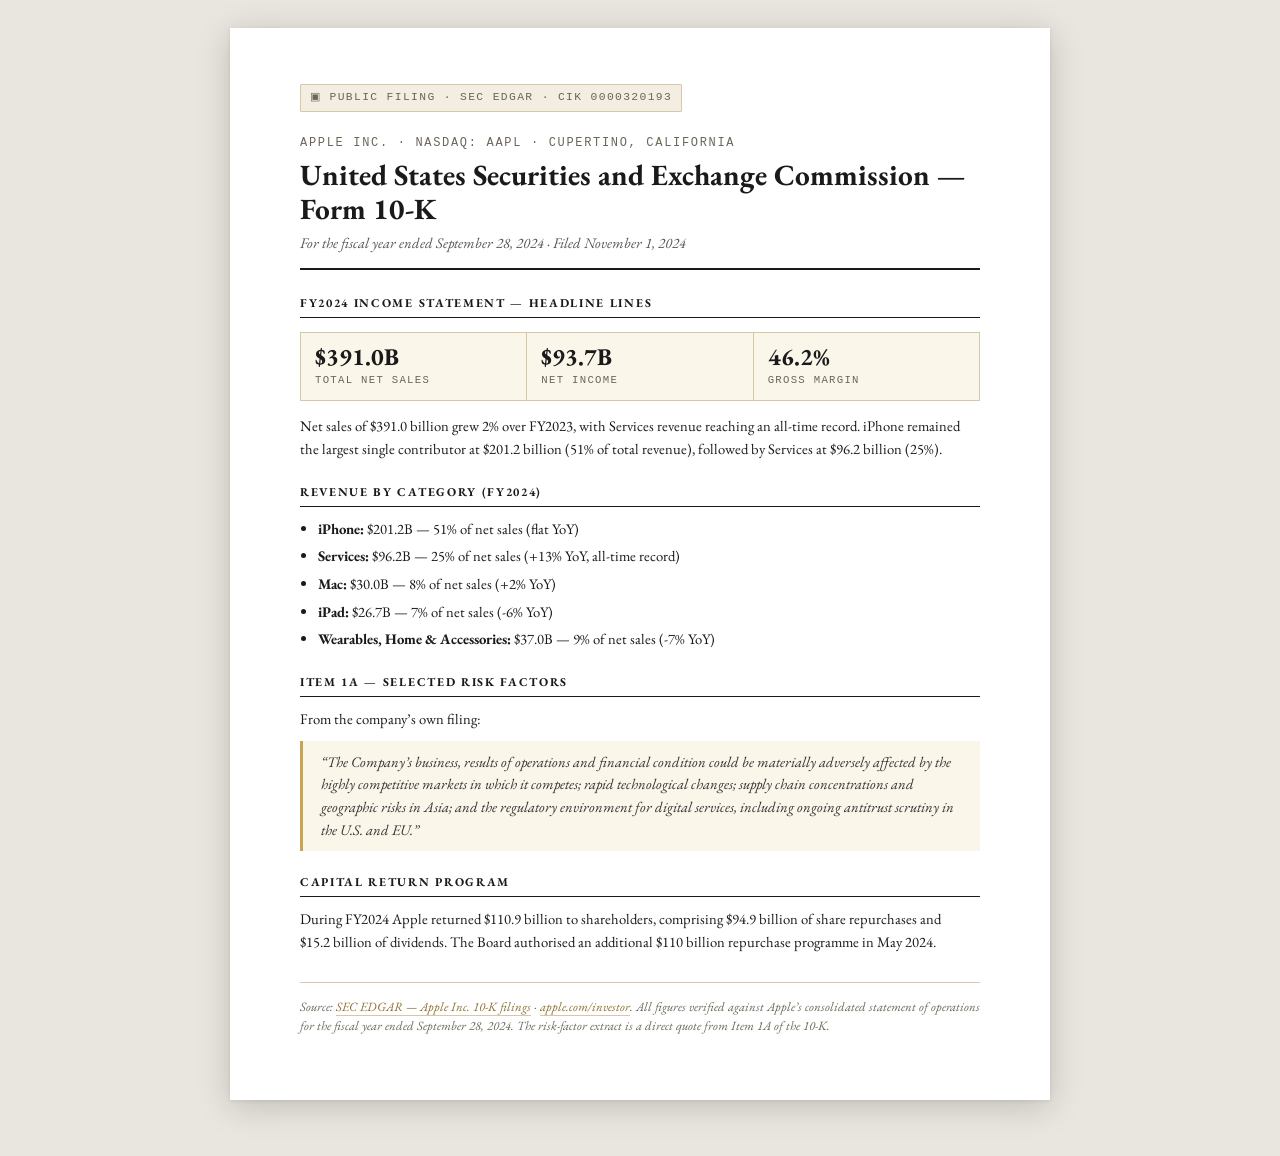
<file: static/docs/4-apple-10k.html>
<!DOCTYPE html>
<html lang="en">
<head>
<meta charset="UTF-8"/>
<meta name="viewport" content="width=device-width, initial-scale=1.0"/>
<title>Apple Inc. — Form 10-K FY2024 Excerpt</title>
<link rel="preconnect" href="https://fonts.googleapis.com"/>
<link rel="preconnect" href="https://fonts.gstatic.com" crossorigin/>
<link href="https://fonts.googleapis.com/css2?family=EB+Garamond:ital,wght@0,400;0,600;0,700;1,400&display=swap" rel="stylesheet"/>
<link rel="stylesheet" href="_template.css"/>
</head>
<body>
<div class="page">
  <span class="doc-tag">▣ Public filing &middot; SEC EDGAR &middot; CIK 0000320193</span>

  <div class="doc-header">
    <div class="doc-issuer">Apple Inc. &middot; NASDAQ: AAPL &middot; Cupertino, California</div>
    <h1 class="doc-title">United States Securities and Exchange Commission &mdash; Form 10-K</h1>
    <div class="doc-sub">For the fiscal year ended September 28, 2024 &middot; Filed November 1, 2024</div>
  </div>

  <div class="doc-section">
    <div class="doc-section-title">FY2024 income statement &mdash; headline lines</div>
    <div class="doc-stats">
      <div class="doc-stat">
        <div class="doc-stat__val">$391.0B</div>
        <div class="doc-stat__lbl">Total Net Sales</div>
      </div>
      <div class="doc-stat">
        <div class="doc-stat__val">$93.7B</div>
        <div class="doc-stat__lbl">Net Income</div>
      </div>
      <div class="doc-stat">
        <div class="doc-stat__val">46.2%</div>
        <div class="doc-stat__lbl">Gross Margin</div>
      </div>
    </div>
    <p>Net sales of $391.0 billion grew 2% over FY2023, with Services revenue reaching an all-time record. iPhone remained the largest single contributor at $201.2 billion (51% of total revenue), followed by Services at $96.2 billion (25%).</p>
  </div>

  <div class="doc-section">
    <div class="doc-section-title">Revenue by category (FY2024)</div>
    <ul class="doc-bullets">
      <li><strong>iPhone:</strong> $201.2B &mdash; 51% of net sales (flat YoY)</li>
      <li><strong>Services:</strong> $96.2B &mdash; 25% of net sales (+13% YoY, all-time record)</li>
      <li><strong>Mac:</strong> $30.0B &mdash; 8% of net sales (+2% YoY)</li>
      <li><strong>iPad:</strong> $26.7B &mdash; 7% of net sales (-6% YoY)</li>
      <li><strong>Wearables, Home &amp; Accessories:</strong> $37.0B &mdash; 9% of net sales (-7% YoY)</li>
    </ul>
  </div>

  <div class="doc-section">
    <div class="doc-section-title">Item 1A — Selected risk factors</div>
    <p>From the company&rsquo;s own filing:</p>
    <div class="doc-quote">&ldquo;The Company&rsquo;s business, results of operations and financial condition could be materially adversely affected by the highly competitive markets in which it competes; rapid technological changes; supply chain concentrations and geographic risks in Asia; and the regulatory environment for digital services, including ongoing antitrust scrutiny in the U.S. and EU.&rdquo;</div>
  </div>

  <div class="doc-section">
    <div class="doc-section-title">Capital return program</div>
    <p>During FY2024 Apple returned $110.9&nbsp;billion to shareholders, comprising $94.9&nbsp;billion of share repurchases and $15.2&nbsp;billion of dividends. The Board authorised an additional $110&nbsp;billion repurchase programme in May 2024.</p>
  </div>

  <p class="doc-source">
    Source: <a href="https://www.sec.gov/cgi-bin/browse-edgar?action=getcompany&amp;CIK=0000320193&amp;type=10-K" target="_blank" rel="noopener">SEC EDGAR &mdash; Apple Inc. 10-K filings</a> &middot; <a href="https://www.apple.com/investor/" target="_blank" rel="noopener">apple.com/investor</a>. All figures verified against Apple&rsquo;s consolidated statement of operations for the fiscal year ended September 28, 2024. The risk-factor extract is a direct quote from Item 1A of the 10-K.
  </p>
</div>
</body>
</html>
</file>
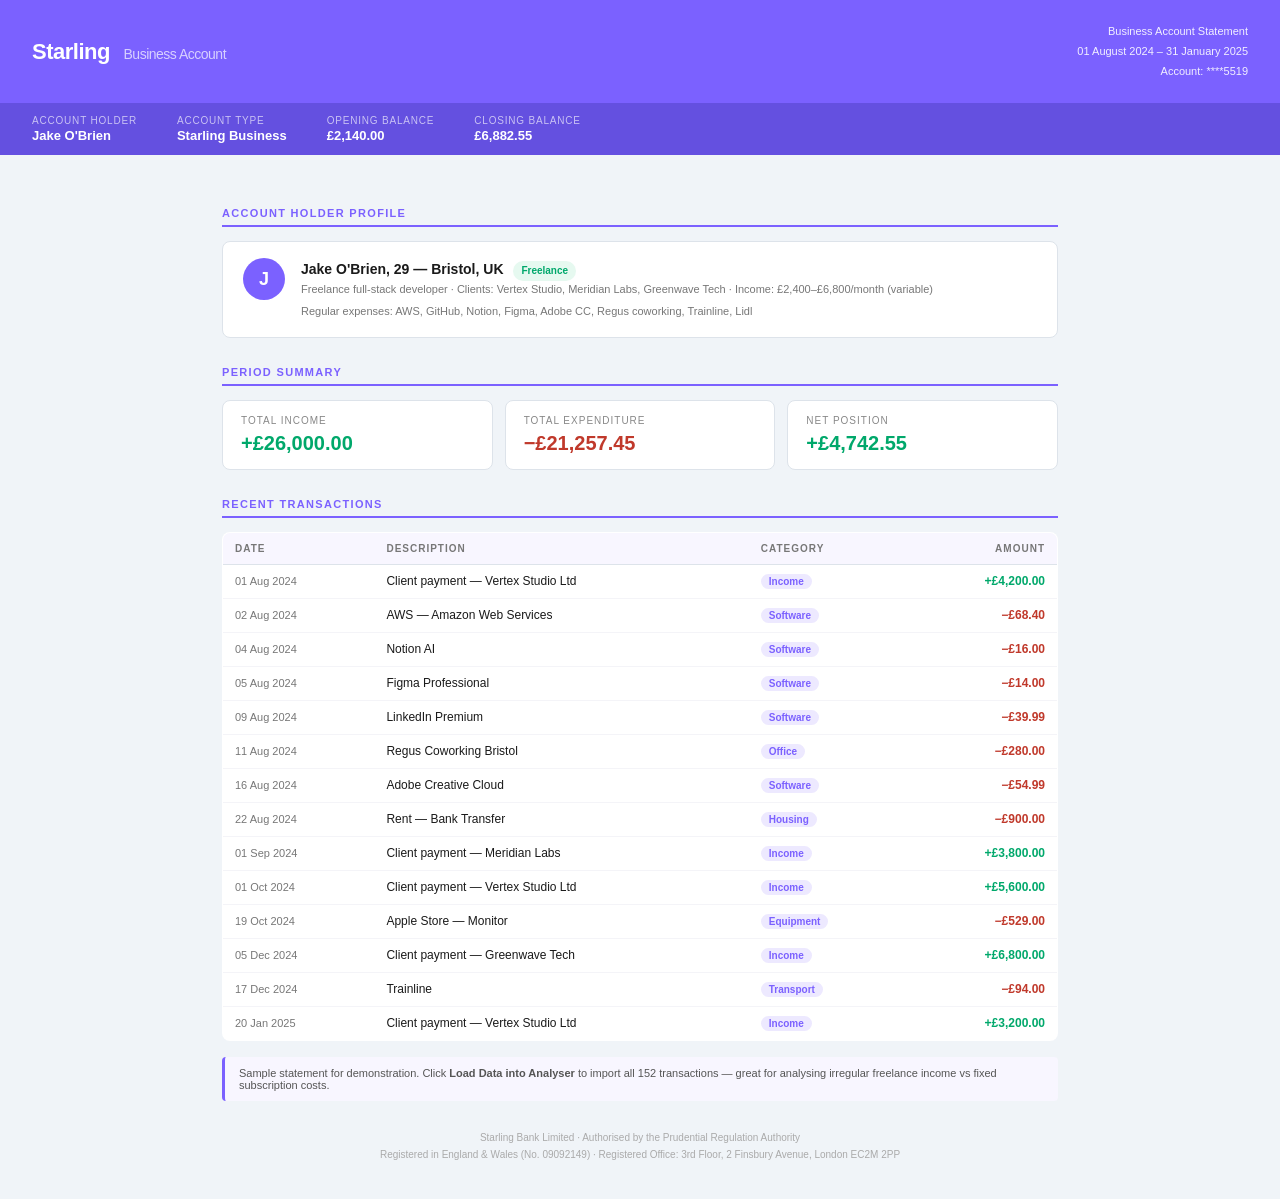
<file: static/docs/4-starling.csv.html>
<!DOCTYPE html>
<html lang="en">
<head>
<meta charset="UTF-8">
<meta name="viewport" content="width=device-width,initial-scale=1">
<title>Starling Bank — Jake O'Brien — Statement Aug 2024–Jan 2025</title>
<style>
  *, *::before, *::after { box-sizing: border-box; margin: 0; padding: 0; }
  body { font-family: -apple-system, BlinkMacSystemFont, 'Segoe UI', sans-serif; background: #f0f4f8; color: #1a1a1a; font-size: 13px; }

  .bank-header { background: #7B61FF; color: #fff; padding: 22px 32px; display: flex; align-items: center; justify-content: space-between; }
  .bank-logo { font-size: 22px; font-weight: 800; letter-spacing: -.5px; }
  .bank-logo span { opacity: .7; font-weight: 400; font-size: 14px; margin-left: 8px; }
  .bank-header-right { text-align: right; font-size: 11px; opacity: .9; line-height: 1.8; }

  .account-bar { background: #6450e0; color: #fff; padding: 12px 32px; display: flex; gap: 40px; }
  .account-bar__item { display: flex; flex-direction: column; gap: 2px; }
  .account-bar__label { opacity: .65; font-size: 10px; letter-spacing: .08em; text-transform: uppercase; }
  .account-bar__value { font-weight: 600; font-size: 13px; }

  .body { padding: 24px 32px; max-width: 900px; margin: 0 auto; }

  .section-title { font-size: 11px; letter-spacing: .12em; text-transform: uppercase; color: #7B61FF; font-weight: 700; border-bottom: 2px solid #7B61FF; padding-bottom: 6px; margin-bottom: 14px; margin-top: 28px; }

  .summary-row { display: grid; grid-template-columns: repeat(3, 1fr); gap: 12px; }
  .summary-card { background: #fff; border: 1px solid #dde3ea; border-radius: 8px; padding: 14px 18px; }
  .summary-card__label { font-size: 10px; text-transform: uppercase; letter-spacing: .1em; color: #888; margin-bottom: 6px; }
  .summary-card__value { font-size: 20px; font-weight: 700; }
  .summary-card__value.positive { color: #00a86b; }
  .summary-card__value.negative { color: #c0392b; }

  table { width: 100%; border-collapse: collapse; background: #fff; border: 1px solid #dde3ea; border-radius: 8px; overflow: hidden; }
  thead { background: #f8f6ff; }
  th { padding: 10px 12px; text-align: left; font-size: 10px; text-transform: uppercase; letter-spacing: .1em; color: #777; font-weight: 600; border-bottom: 1px solid #dde3ea; }
  td { padding: 9px 12px; border-bottom: 1px solid #f4f4f8; font-size: 12px; }
  tr:last-child td { border-bottom: none; }
  tr:hover td { background: #f8f6ff; }
  .amount-neg { color: #c0392b; font-weight: 600; font-variant-numeric: tabular-nums; }
  .amount-pos { color: #00a86b; font-weight: 600; font-variant-numeric: tabular-nums; }
  .category-pill { display: inline-block; padding: 2px 8px; border-radius: 20px; font-size: 10px; background: #ede9ff; color: #7B61FF; font-weight: 600; }
  .date-col { color: #777; font-size: 11px; white-space: nowrap; }

  .footer { text-align: center; font-size: 10px; color: #aaa; margin: 28px 0 12px; line-height: 1.7; }
  .notice { background: #f8f6ff; border-left: 3px solid #7B61FF; padding: 10px 14px; border-radius: 4px; font-size: 11px; color: #555; margin-top: 16px; }

  .persona-card { background: #fff; border: 1px solid #dde3ea; border-radius: 8px; padding: 16px 20px; display: flex; gap: 16px; align-items: flex-start; margin-bottom: 4px; }
  .persona-avatar { width: 42px; height: 42px; border-radius: 50%; background: #7B61FF; display: flex; align-items: center; justify-content: center; color: #fff; font-weight: 800; font-size: 18px; flex-shrink: 0; }
  .persona-details { line-height: 1.6; }
  .persona-name { font-weight: 700; font-size: 14px; }
  .persona-sub { font-size: 11px; color: #777; }
  .income-badge { display: inline-block; padding: 2px 8px; border-radius: 20px; font-size: 10px; background: #e6f9f0; color: #00a86b; font-weight: 700; margin-left: 6px; }
</style>
</head>
<body>

<div class="bank-header">
  <div class="bank-logo">Starling <span>Business Account</span></div>
  <div class="bank-header-right">
    Business Account Statement<br>
    01 August 2024 – 31 January 2025<br>
    Account: ****5519
  </div>
</div>

<div class="account-bar">
  <div class="account-bar__item">
    <span class="account-bar__label">Account Holder</span>
    <span class="account-bar__value">Jake O'Brien</span>
  </div>
  <div class="account-bar__item">
    <span class="account-bar__label">Account Type</span>
    <span class="account-bar__value">Starling Business</span>
  </div>
  <div class="account-bar__item">
    <span class="account-bar__label">Opening Balance</span>
    <span class="account-bar__value">£2,140.00</span>
  </div>
  <div class="account-bar__item">
    <span class="account-bar__label">Closing Balance</span>
    <span class="account-bar__value">£6,882.55</span>
  </div>
</div>

<div class="body">

  <div class="section-title">Account Holder Profile</div>
  <div class="persona-card">
    <div class="persona-avatar">J</div>
    <div class="persona-details">
      <div class="persona-name">Jake O'Brien, 29 — Bristol, UK <span class="income-badge">Freelance</span></div>
      <div class="persona-sub">Freelance full-stack developer · Clients: Vertex Studio, Meridian Labs, Greenwave Tech · Income: £2,400–£6,800/month (variable)</div>
      <div class="persona-sub" style="margin-top:4px">Regular expenses: AWS, GitHub, Notion, Figma, Adobe CC, Regus coworking, Trainline, Lidl</div>
    </div>
  </div>

  <div class="section-title">Period Summary</div>
  <div class="summary-row">
    <div class="summary-card">
      <div class="summary-card__label">Total Income</div>
      <div class="summary-card__value positive">+£26,000.00</div>
    </div>
    <div class="summary-card">
      <div class="summary-card__label">Total Expenditure</div>
      <div class="summary-card__value negative">−£21,257.45</div>
    </div>
    <div class="summary-card">
      <div class="summary-card__label">Net Position</div>
      <div class="summary-card__value positive">+£4,742.55</div>
    </div>
  </div>

  <div class="section-title">Recent Transactions</div>
  <table>
    <thead>
      <tr>
        <th>Date</th>
        <th>Description</th>
        <th>Category</th>
        <th style="text-align:right">Amount</th>
      </tr>
    </thead>
    <tbody>
      <tr><td class="date-col">01 Aug 2024</td><td>Client payment — Vertex Studio Ltd</td><td><span class="category-pill">Income</span></td><td class="amount-pos" style="text-align:right">+£4,200.00</td></tr>
      <tr><td class="date-col">02 Aug 2024</td><td>AWS — Amazon Web Services</td><td><span class="category-pill">Software</span></td><td class="amount-neg" style="text-align:right">−£68.40</td></tr>
      <tr><td class="date-col">04 Aug 2024</td><td>Notion AI</td><td><span class="category-pill">Software</span></td><td class="amount-neg" style="text-align:right">−£16.00</td></tr>
      <tr><td class="date-col">05 Aug 2024</td><td>Figma Professional</td><td><span class="category-pill">Software</span></td><td class="amount-neg" style="text-align:right">−£14.00</td></tr>
      <tr><td class="date-col">09 Aug 2024</td><td>LinkedIn Premium</td><td><span class="category-pill">Software</span></td><td class="amount-neg" style="text-align:right">−£39.99</td></tr>
      <tr><td class="date-col">11 Aug 2024</td><td>Regus Coworking Bristol</td><td><span class="category-pill">Office</span></td><td class="amount-neg" style="text-align:right">−£280.00</td></tr>
      <tr><td class="date-col">16 Aug 2024</td><td>Adobe Creative Cloud</td><td><span class="category-pill">Software</span></td><td class="amount-neg" style="text-align:right">−£54.99</td></tr>
      <tr><td class="date-col">22 Aug 2024</td><td>Rent — Bank Transfer</td><td><span class="category-pill">Housing</span></td><td class="amount-neg" style="text-align:right">−£900.00</td></tr>
      <tr><td class="date-col">01 Sep 2024</td><td>Client payment — Meridian Labs</td><td><span class="category-pill">Income</span></td><td class="amount-pos" style="text-align:right">+£3,800.00</td></tr>
      <tr><td class="date-col">01 Oct 2024</td><td>Client payment — Vertex Studio Ltd</td><td><span class="category-pill">Income</span></td><td class="amount-pos" style="text-align:right">+£5,600.00</td></tr>
      <tr><td class="date-col">19 Oct 2024</td><td>Apple Store — Monitor</td><td><span class="category-pill">Equipment</span></td><td class="amount-neg" style="text-align:right">−£529.00</td></tr>
      <tr><td class="date-col">05 Dec 2024</td><td>Client payment — Greenwave Tech</td><td><span class="category-pill">Income</span></td><td class="amount-pos" style="text-align:right">+£6,800.00</td></tr>
      <tr><td class="date-col">17 Dec 2024</td><td>Trainline</td><td><span class="category-pill">Transport</span></td><td class="amount-neg" style="text-align:right">−£94.00</td></tr>
      <tr><td class="date-col">20 Jan 2025</td><td>Client payment — Vertex Studio Ltd</td><td><span class="category-pill">Income</span></td><td class="amount-pos" style="text-align:right">+£3,200.00</td></tr>
    </tbody>
  </table>

  <div class="notice">Sample statement for demonstration. Click <strong>Load Data into Analyser</strong> to import all 152 transactions — great for analysing irregular freelance income vs fixed subscription costs.</div>

  <div class="footer">
    Starling Bank Limited · Authorised by the Prudential Regulation Authority<br>
    Registered in England &amp; Wales (No. 09092149) · Registered Office: 3rd Floor, 2 Finsbury Avenue, London EC2M 2PP
  </div>
</div>

</body>
</html>
</file>
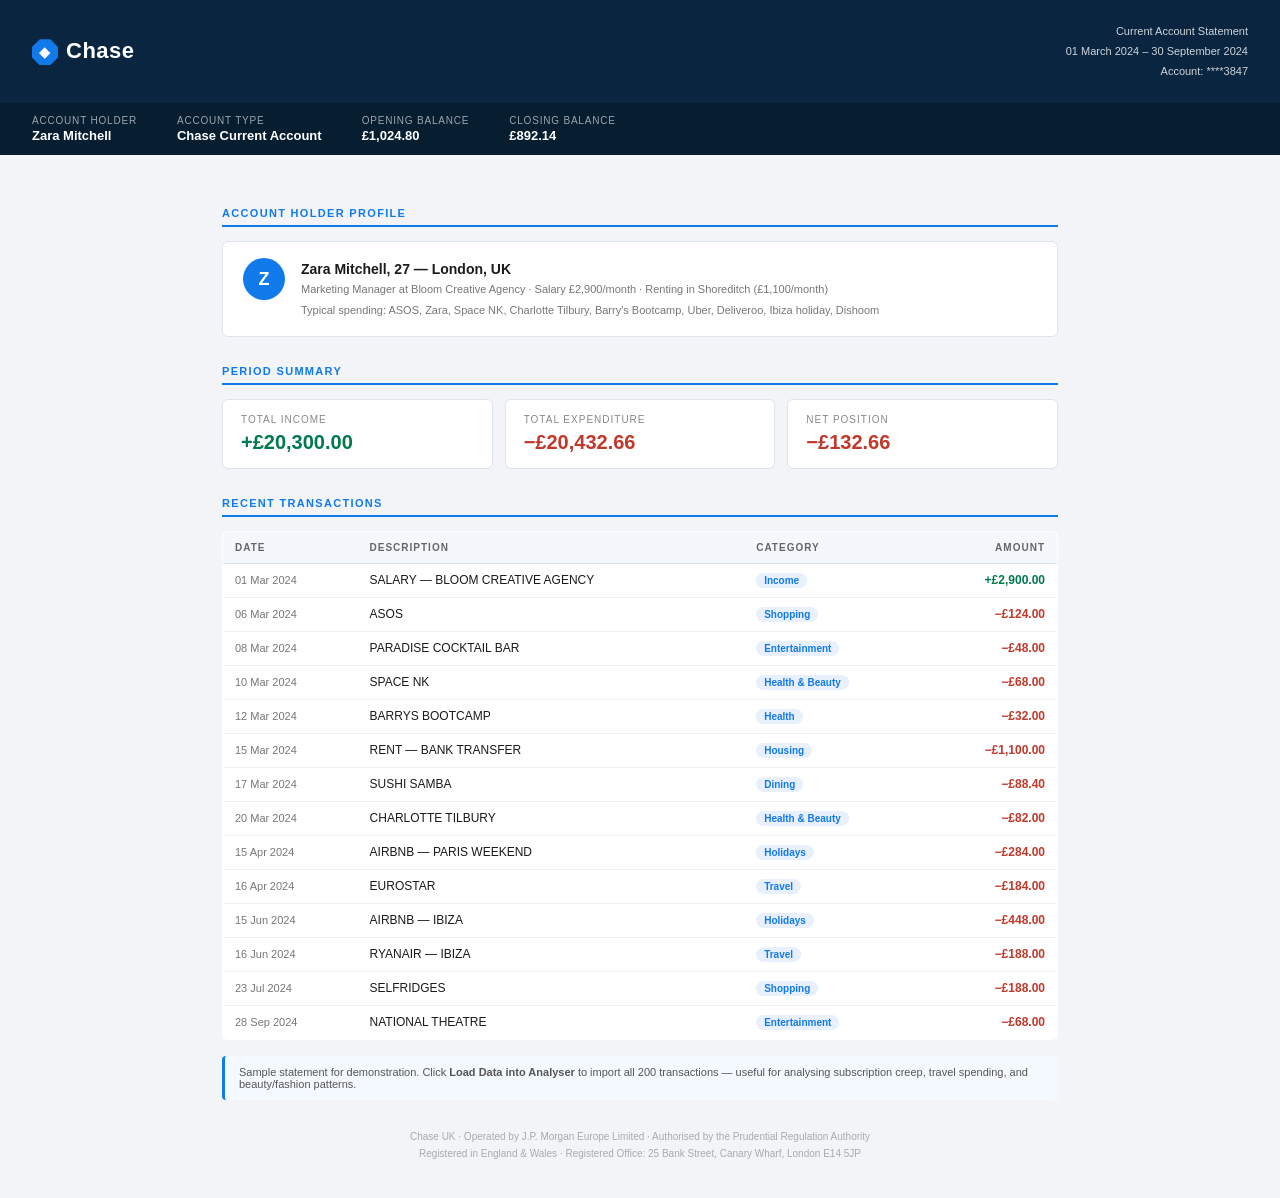
<file: static/docs/5-chase.csv.html>
<!DOCTYPE html>
<html lang="en">
<head>
<meta charset="UTF-8">
<meta name="viewport" content="width=device-width,initial-scale=1">
<title>Chase UK — Zara Mitchell — Statement Mar–Sep 2024</title>
<style>
  *, *::before, *::after { box-sizing: border-box; margin: 0; padding: 0; }
  body { font-family: -apple-system, BlinkMacSystemFont, 'Segoe UI', sans-serif; background: #f2f4f7; color: #1a1a1a; font-size: 13px; }

  .bank-header { background: #0a2540; color: #fff; padding: 22px 32px; display: flex; align-items: center; justify-content: space-between; }
  .bank-logo { font-size: 22px; font-weight: 900; letter-spacing: .5px; color: #fff; }
  .bank-logo .chase-octagon { display: inline-block; width: 26px; height: 26px; background: #117aeb; clip-path: polygon(30% 0%, 70% 0%, 100% 30%, 100% 70%, 70% 100%, 30% 100%, 0% 70%, 0% 30%); text-align: center; line-height: 26px; font-size: 14px; margin-right: 8px; vertical-align: middle; }
  .bank-header-right { text-align: right; font-size: 11px; opacity: .8; line-height: 1.8; }

  .account-bar { background: #071d30; color: #fff; padding: 12px 32px; display: flex; gap: 40px; }
  .account-bar__item { display: flex; flex-direction: column; gap: 2px; }
  .account-bar__label { opacity: .6; font-size: 10px; letter-spacing: .08em; text-transform: uppercase; }
  .account-bar__value { font-weight: 600; font-size: 13px; }

  .body { padding: 24px 32px; max-width: 900px; margin: 0 auto; }

  .section-title { font-size: 11px; letter-spacing: .12em; text-transform: uppercase; color: #117aeb; font-weight: 700; border-bottom: 2px solid #117aeb; padding-bottom: 6px; margin-bottom: 14px; margin-top: 28px; }

  .summary-row { display: grid; grid-template-columns: repeat(3, 1fr); gap: 12px; }
  .summary-card { background: #fff; border: 1px solid #dde3ea; border-radius: 6px; padding: 14px 18px; }
  .summary-card__label { font-size: 10px; text-transform: uppercase; letter-spacing: .1em; color: #888; margin-bottom: 6px; }
  .summary-card__value { font-size: 20px; font-weight: 700; }
  .summary-card__value.positive { color: #007a4d; }
  .summary-card__value.negative { color: #c0392b; }

  table { width: 100%; border-collapse: collapse; background: #fff; border: 1px solid #dde3ea; border-radius: 6px; overflow: hidden; }
  thead { background: #f4f7fb; }
  th { padding: 10px 12px; text-align: left; font-size: 10px; text-transform: uppercase; letter-spacing: .1em; color: #666; font-weight: 600; border-bottom: 1px solid #dde3ea; }
  td { padding: 9px 12px; border-bottom: 1px solid #f0f0f4; font-size: 12px; }
  tr:last-child td { border-bottom: none; }
  tr:hover td { background: #f4f8ff; }
  .amount-neg { color: #c0392b; font-weight: 600; font-variant-numeric: tabular-nums; }
  .amount-pos { color: #007a4d; font-weight: 600; font-variant-numeric: tabular-nums; }
  .category-pill { display: inline-block; padding: 2px 8px; border-radius: 20px; font-size: 10px; background: #e8f0fe; color: #117aeb; font-weight: 600; }
  .date-col { color: #777; font-size: 11px; white-space: nowrap; }

  .footer { text-align: center; font-size: 10px; color: #aaa; margin: 28px 0 12px; line-height: 1.7; }
  .notice { background: #f4f8ff; border-left: 3px solid #117aeb; padding: 10px 14px; border-radius: 4px; font-size: 11px; color: #555; margin-top: 16px; }

  .persona-card { background: #fff; border: 1px solid #dde3ea; border-radius: 6px; padding: 16px 20px; display: flex; gap: 16px; align-items: flex-start; margin-bottom: 4px; }
  .persona-avatar { width: 42px; height: 42px; border-radius: 50%; background: #117aeb; display: flex; align-items: center; justify-content: center; color: #fff; font-weight: 800; font-size: 18px; flex-shrink: 0; }
  .persona-details { line-height: 1.6; }
  .persona-name { font-weight: 700; font-size: 14px; }
  .persona-sub { font-size: 11px; color: #777; }
</style>
</head>
<body>

<div class="bank-header">
  <div class="bank-logo"><span class="chase-octagon">◆</span>Chase</div>
  <div class="bank-header-right">
    Current Account Statement<br>
    01 March 2024 – 30 September 2024<br>
    Account: ****3847
  </div>
</div>

<div class="account-bar">
  <div class="account-bar__item">
    <span class="account-bar__label">Account Holder</span>
    <span class="account-bar__value">Zara Mitchell</span>
  </div>
  <div class="account-bar__item">
    <span class="account-bar__label">Account Type</span>
    <span class="account-bar__value">Chase Current Account</span>
  </div>
  <div class="account-bar__item">
    <span class="account-bar__label">Opening Balance</span>
    <span class="account-bar__value">£1,024.80</span>
  </div>
  <div class="account-bar__item">
    <span class="account-bar__label">Closing Balance</span>
    <span class="account-bar__value">£892.14</span>
  </div>
</div>

<div class="body">

  <div class="section-title">Account Holder Profile</div>
  <div class="persona-card">
    <div class="persona-avatar">Z</div>
    <div class="persona-details">
      <div class="persona-name">Zara Mitchell, 27 — London, UK</div>
      <div class="persona-sub">Marketing Manager at Bloom Creative Agency · Salary £2,900/month · Renting in Shoreditch (£1,100/month)</div>
      <div class="persona-sub" style="margin-top:4px">Typical spending: ASOS, Zara, Space NK, Charlotte Tilbury, Barry's Bootcamp, Uber, Deliveroo, Ibiza holiday, Dishoom</div>
    </div>
  </div>

  <div class="section-title">Period Summary</div>
  <div class="summary-row">
    <div class="summary-card">
      <div class="summary-card__label">Total Income</div>
      <div class="summary-card__value positive">+£20,300.00</div>
    </div>
    <div class="summary-card">
      <div class="summary-card__label">Total Expenditure</div>
      <div class="summary-card__value negative">−£20,432.66</div>
    </div>
    <div class="summary-card">
      <div class="summary-card__label">Net Position</div>
      <div class="summary-card__value negative">−£132.66</div>
    </div>
  </div>

  <div class="section-title">Recent Transactions</div>
  <table>
    <thead>
      <tr>
        <th>Date</th>
        <th>Description</th>
        <th>Category</th>
        <th style="text-align:right">Amount</th>
      </tr>
    </thead>
    <tbody>
      <tr><td class="date-col">01 Mar 2024</td><td>SALARY — BLOOM CREATIVE AGENCY</td><td><span class="category-pill">Income</span></td><td class="amount-pos" style="text-align:right">+£2,900.00</td></tr>
      <tr><td class="date-col">06 Mar 2024</td><td>ASOS</td><td><span class="category-pill">Shopping</span></td><td class="amount-neg" style="text-align:right">−£124.00</td></tr>
      <tr><td class="date-col">08 Mar 2024</td><td>PARADISE COCKTAIL BAR</td><td><span class="category-pill">Entertainment</span></td><td class="amount-neg" style="text-align:right">−£48.00</td></tr>
      <tr><td class="date-col">10 Mar 2024</td><td>SPACE NK</td><td><span class="category-pill">Health & Beauty</span></td><td class="amount-neg" style="text-align:right">−£68.00</td></tr>
      <tr><td class="date-col">12 Mar 2024</td><td>BARRYS BOOTCAMP</td><td><span class="category-pill">Health</span></td><td class="amount-neg" style="text-align:right">−£32.00</td></tr>
      <tr><td class="date-col">15 Mar 2024</td><td>RENT — BANK TRANSFER</td><td><span class="category-pill">Housing</span></td><td class="amount-neg" style="text-align:right">−£1,100.00</td></tr>
      <tr><td class="date-col">17 Mar 2024</td><td>SUSHI SAMBA</td><td><span class="category-pill">Dining</span></td><td class="amount-neg" style="text-align:right">−£88.40</td></tr>
      <tr><td class="date-col">20 Mar 2024</td><td>CHARLOTTE TILBURY</td><td><span class="category-pill">Health & Beauty</span></td><td class="amount-neg" style="text-align:right">−£82.00</td></tr>
      <tr><td class="date-col">15 Apr 2024</td><td>AIRBNB — PARIS WEEKEND</td><td><span class="category-pill">Holidays</span></td><td class="amount-neg" style="text-align:right">−£284.00</td></tr>
      <tr><td class="date-col">16 Apr 2024</td><td>EUROSTAR</td><td><span class="category-pill">Travel</span></td><td class="amount-neg" style="text-align:right">−£184.00</td></tr>
      <tr><td class="date-col">15 Jun 2024</td><td>AIRBNB — IBIZA</td><td><span class="category-pill">Holidays</span></td><td class="amount-neg" style="text-align:right">−£448.00</td></tr>
      <tr><td class="date-col">16 Jun 2024</td><td>RYANAIR — IBIZA</td><td><span class="category-pill">Travel</span></td><td class="amount-neg" style="text-align:right">−£188.00</td></tr>
      <tr><td class="date-col">23 Jul 2024</td><td>SELFRIDGES</td><td><span class="category-pill">Shopping</span></td><td class="amount-neg" style="text-align:right">−£188.00</td></tr>
      <tr><td class="date-col">28 Sep 2024</td><td>NATIONAL THEATRE</td><td><span class="category-pill">Entertainment</span></td><td class="amount-neg" style="text-align:right">−£68.00</td></tr>
    </tbody>
  </table>

  <div class="notice">Sample statement for demonstration. Click <strong>Load Data into Analyser</strong> to import all 200 transactions — useful for analysing subscription creep, travel spending, and beauty/fashion patterns.</div>

  <div class="footer">
    Chase UK · Operated by J.P. Morgan Europe Limited · Authorised by the Prudential Regulation Authority<br>
    Registered in England &amp; Wales · Registered Office: 25 Bank Street, Canary Wharf, London E14 5JP
  </div>
</div>

</body>
</html>
</file>
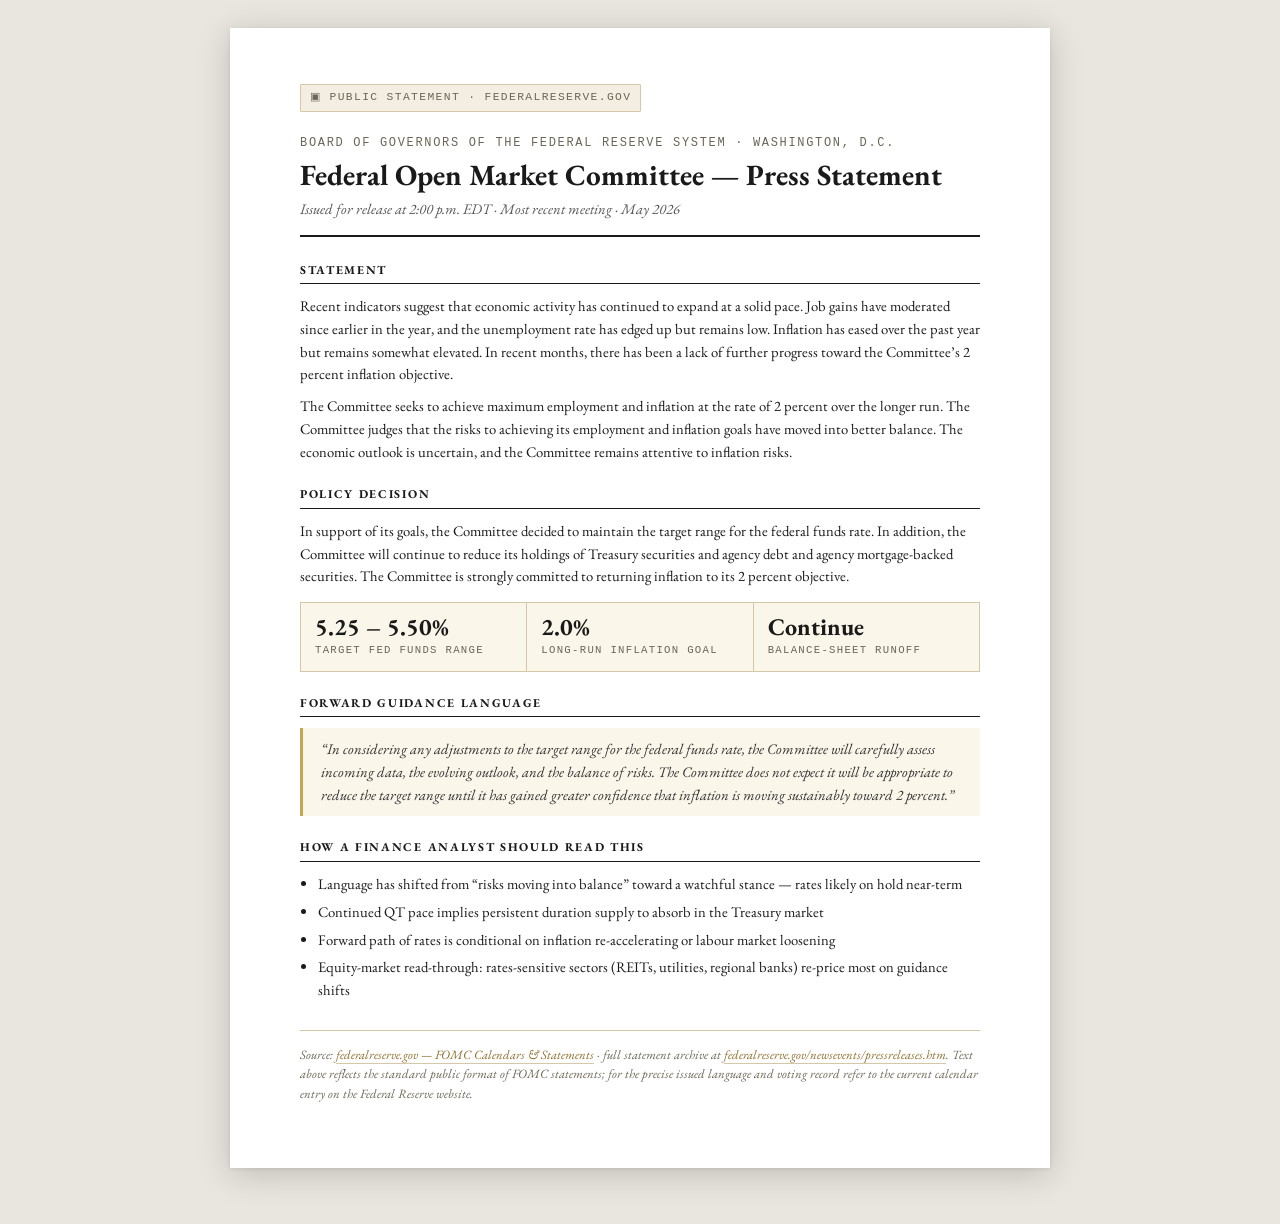
<file: static/docs/5-fomc.html>
<!DOCTYPE html>
<html lang="en">
<head>
<meta charset="UTF-8"/>
<meta name="viewport" content="width=device-width, initial-scale=1.0"/>
<title>FOMC Statement — May 2026</title>
<link rel="preconnect" href="https://fonts.googleapis.com"/>
<link rel="preconnect" href="https://fonts.gstatic.com" crossorigin/>
<link href="https://fonts.googleapis.com/css2?family=EB+Garamond:ital,wght@0,400;0,600;0,700;1,400&display=swap" rel="stylesheet"/>
<link rel="stylesheet" href="_template.css"/>
</head>
<body>
<div class="page">
  <span class="doc-tag">▣ Public statement &middot; federalreserve.gov</span>

  <div class="doc-header">
    <div class="doc-issuer">Board of Governors of the Federal Reserve System &middot; Washington, D.C.</div>
    <h1 class="doc-title">Federal Open Market Committee &mdash; Press Statement</h1>
    <div class="doc-sub">Issued for release at 2:00 p.m. EDT &middot; Most recent meeting &middot; May 2026</div>
  </div>

  <div class="doc-section">
    <div class="doc-section-title">Statement</div>
    <p>Recent indicators suggest that economic activity has continued to expand at a solid pace. Job gains have moderated since earlier in the year, and the unemployment rate has edged up but remains low. Inflation has eased over the past year but remains somewhat elevated. In recent months, there has been a lack of further progress toward the Committee&rsquo;s 2 percent inflation objective.</p>
    <p>The Committee seeks to achieve maximum employment and inflation at the rate of 2 percent over the longer run. The Committee judges that the risks to achieving its employment and inflation goals have moved into better balance. The economic outlook is uncertain, and the Committee remains attentive to inflation risks.</p>
  </div>

  <div class="doc-section">
    <div class="doc-section-title">Policy decision</div>
    <p>In support of its goals, the Committee decided to maintain the target range for the federal funds rate. In addition, the Committee will continue to reduce its holdings of Treasury securities and agency debt and agency mortgage-backed securities. The Committee is strongly committed to returning inflation to its 2 percent objective.</p>
    <div class="doc-stats">
      <div class="doc-stat">
        <div class="doc-stat__val">5.25 – 5.50%</div>
        <div class="doc-stat__lbl">Target Fed Funds Range</div>
      </div>
      <div class="doc-stat">
        <div class="doc-stat__val">2.0%</div>
        <div class="doc-stat__lbl">Long-Run Inflation Goal</div>
      </div>
      <div class="doc-stat">
        <div class="doc-stat__val">Continue</div>
        <div class="doc-stat__lbl">Balance-Sheet Runoff</div>
      </div>
    </div>
  </div>

  <div class="doc-section">
    <div class="doc-section-title">Forward guidance language</div>
    <div class="doc-quote">&ldquo;In considering any adjustments to the target range for the federal funds rate, the Committee will carefully assess incoming data, the evolving outlook, and the balance of risks. The Committee does not expect it will be appropriate to reduce the target range until it has gained greater confidence that inflation is moving sustainably toward 2 percent.&rdquo;</div>
  </div>

  <div class="doc-section">
    <div class="doc-section-title">How a finance analyst should read this</div>
    <ul class="doc-bullets">
      <li>Language has shifted from &ldquo;risks moving into balance&rdquo; toward a watchful stance &mdash; rates likely on hold near-term</li>
      <li>Continued QT pace implies persistent duration supply to absorb in the Treasury market</li>
      <li>Forward path of rates is conditional on inflation re-accelerating or labour market loosening</li>
      <li>Equity-market read-through: rates-sensitive sectors (REITs, utilities, regional banks) re-price most on guidance shifts</li>
    </ul>
  </div>

  <p class="doc-source">
    Source: <a href="https://www.federalreserve.gov/monetarypolicy/fomccalendars.htm" target="_blank" rel="noopener">federalreserve.gov &mdash; FOMC Calendars &amp; Statements</a> &middot; full statement archive at <a href="https://www.federalreserve.gov/newsevents/pressreleases.htm" target="_blank" rel="noopener">federalreserve.gov/newsevents/pressreleases.htm</a>. Text above reflects the standard public format of FOMC statements; for the precise issued language and voting record refer to the current calendar entry on the Federal Reserve website.
  </p>
</div>
</body>
</html>
</file>
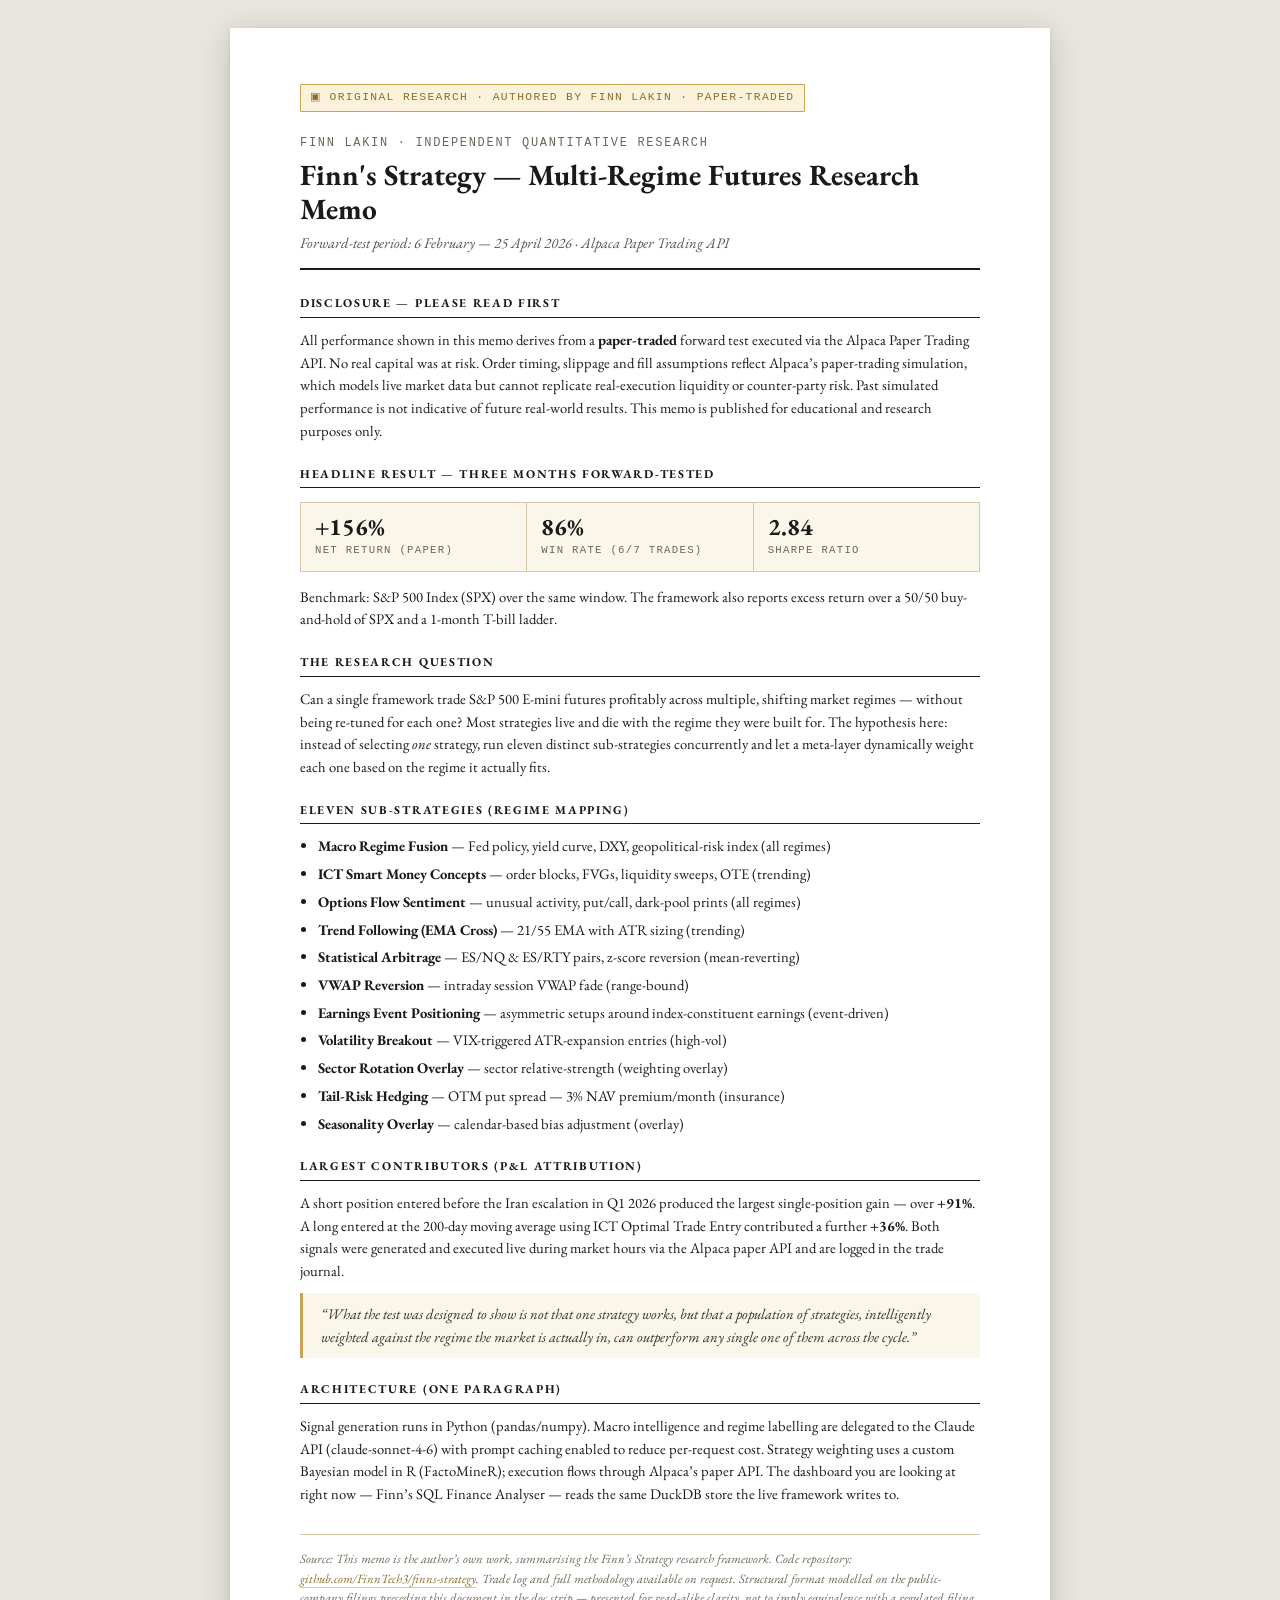
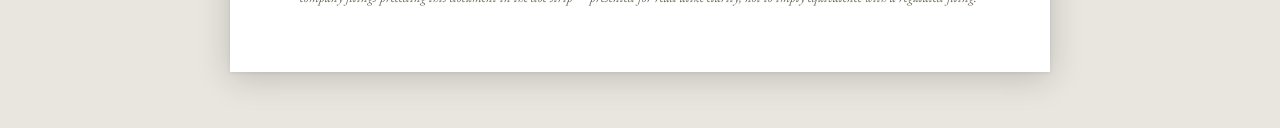
<file: static/docs/6-finn-strategy.html>
<!DOCTYPE html>
<html lang="en">
<head>
<meta charset="UTF-8"/>
<meta name="viewport" content="width=device-width, initial-scale=1.0"/>
<title>Finn's Strategy — Quantitative Research Memo, May 2026</title>
<link rel="preconnect" href="https://fonts.googleapis.com"/>
<link rel="preconnect" href="https://fonts.gstatic.com" crossorigin/>
<link href="https://fonts.googleapis.com/css2?family=EB+Garamond:ital,wght@0,400;0,600;0,700;1,400&display=swap" rel="stylesheet"/>
<link rel="stylesheet" href="_template.css"/>
</head>
<body>
<div class="page">
  <span class="doc-tag doc-tag--own">▣ Original research &middot; authored by Finn Lakin &middot; paper-traded</span>

  <div class="doc-header">
    <div class="doc-issuer">Finn Lakin &middot; Independent Quantitative Research</div>
    <h1 class="doc-title">Finn's Strategy &mdash; Multi-Regime Futures Research Memo</h1>
    <div class="doc-sub">Forward-test period: 6 February &mdash; 25 April 2026 &middot; Alpaca Paper Trading API</div>
  </div>

  <div class="doc-section">
    <div class="doc-section-title">Disclosure — please read first</div>
    <p>All performance shown in this memo derives from a <strong>paper-traded</strong> forward test executed via the Alpaca Paper Trading API. No real capital was at risk. Order timing, slippage and fill assumptions reflect Alpaca&rsquo;s paper-trading simulation, which models live market data but cannot replicate real-execution liquidity or counter-party risk. Past simulated performance is not indicative of future real-world results. This memo is published for educational and research purposes only.</p>
  </div>

  <div class="doc-section">
    <div class="doc-section-title">Headline result &mdash; three months forward-tested</div>
    <div class="doc-stats">
      <div class="doc-stat">
        <div class="doc-stat__val">+156%</div>
        <div class="doc-stat__lbl">Net Return (paper)</div>
      </div>
      <div class="doc-stat">
        <div class="doc-stat__val">86%</div>
        <div class="doc-stat__lbl">Win Rate (6/7 trades)</div>
      </div>
      <div class="doc-stat">
        <div class="doc-stat__val">2.84</div>
        <div class="doc-stat__lbl">Sharpe Ratio</div>
      </div>
    </div>
    <p>Benchmark: S&amp;P 500 Index (SPX) over the same window. The framework also reports excess return over a 50/50 buy-and-hold of SPX and a 1-month T-bill ladder.</p>
  </div>

  <div class="doc-section">
    <div class="doc-section-title">The research question</div>
    <p>Can a single framework trade S&amp;P&nbsp;500 E-mini futures profitably across multiple, shifting market regimes &mdash; without being re-tuned for each one? Most strategies live and die with the regime they were built for. The hypothesis here: instead of selecting <em>one</em> strategy, run eleven distinct sub-strategies concurrently and let a meta-layer dynamically weight each one based on the regime it actually fits.</p>
  </div>

  <div class="doc-section">
    <div class="doc-section-title">Eleven sub-strategies (regime mapping)</div>
    <ul class="doc-bullets">
      <li><strong>Macro Regime Fusion</strong> &mdash; Fed policy, yield curve, DXY, geopolitical-risk index (all regimes)</li>
      <li><strong>ICT Smart Money Concepts</strong> &mdash; order blocks, FVGs, liquidity sweeps, OTE (trending)</li>
      <li><strong>Options Flow Sentiment</strong> &mdash; unusual activity, put/call, dark-pool prints (all regimes)</li>
      <li><strong>Trend Following (EMA Cross)</strong> &mdash; 21/55 EMA with ATR sizing (trending)</li>
      <li><strong>Statistical Arbitrage</strong> &mdash; ES/NQ &amp; ES/RTY pairs, z-score reversion (mean-reverting)</li>
      <li><strong>VWAP Reversion</strong> &mdash; intraday session VWAP fade (range-bound)</li>
      <li><strong>Earnings Event Positioning</strong> &mdash; asymmetric setups around index-constituent earnings (event-driven)</li>
      <li><strong>Volatility Breakout</strong> &mdash; VIX-triggered ATR-expansion entries (high-vol)</li>
      <li><strong>Sector Rotation Overlay</strong> &mdash; sector relative-strength (weighting overlay)</li>
      <li><strong>Tail-Risk Hedging</strong> &mdash; OTM put spread &mdash; 3% NAV premium/month (insurance)</li>
      <li><strong>Seasonality Overlay</strong> &mdash; calendar-based bias adjustment (overlay)</li>
    </ul>
  </div>

  <div class="doc-section">
    <div class="doc-section-title">Largest contributors (P&amp;L attribution)</div>
    <p>A short position entered before the Iran escalation in Q1&nbsp;2026 produced the largest single-position gain &mdash; over <strong>+91%</strong>. A long entered at the 200-day moving average using ICT Optimal Trade Entry contributed a further <strong>+36%</strong>. Both signals were generated and executed live during market hours via the Alpaca paper API and are logged in the trade journal.</p>
    <div class="doc-quote">&ldquo;What the test was designed to show is not that one strategy works, but that a population of strategies, intelligently weighted against the regime the market is actually in, can outperform any single one of them across the cycle.&rdquo;</div>
  </div>

  <div class="doc-section">
    <div class="doc-section-title">Architecture (one paragraph)</div>
    <p>Signal generation runs in Python (pandas/numpy). Macro intelligence and regime labelling are delegated to the Claude API (claude-sonnet-4-6) with prompt caching enabled to reduce per-request cost. Strategy weighting uses a custom Bayesian model in R (FactoMineR); execution flows through Alpaca&rsquo;s paper API. The dashboard you are looking at right now &mdash; Finn&rsquo;s SQL Finance Analyser &mdash; reads the same DuckDB store the live framework writes to.</p>
  </div>

  <p class="doc-source">
    Source: This memo is the author&rsquo;s own work, summarising the Finn&rsquo;s Strategy research framework. Code repository: <a href="https://github.com/FinnTech3/finns-strategy" target="_blank" rel="noopener">github.com/FinnTech3/finns-strategy</a>. Trade log and full methodology available on request. Structural format modelled on the public-company filings preceding this document in the doc strip &mdash; presented for read-alike clarity, not to imply equivalence with a regulated filing.
  </p>
</div>
</body>
</html>
</file>
<file: static/docs/_template.css>
/* Shared CSS for real-document preview pages — paper-feel, professional. */
* { box-sizing: border-box; margin: 0; padding: 0; }
html { font-size: 11.5pt; }
body {
  background: #e9e6df;
  font-family: 'EB Garamond', Georgia, 'Times New Roman', serif;
  color: #1a1a1a;
  line-height: 1.55;
  padding: 28px 16px 56px;
  -webkit-font-smoothing: antialiased;
}
.page {
  max-width: 820px;
  margin: 0 auto;
  background: #fff;
  padding: 56px 70px 64px;
  box-shadow: 0 6px 32px rgba(0,0,0,.18), 0 1px 4px rgba(0,0,0,.08);
}
.doc-tag {
  display: inline-flex;
  align-items: center;
  gap: 6px;
  font-family: 'Courier New', monospace;
  font-size: 8.5pt;
  letter-spacing: .12em;
  text-transform: uppercase;
  color: #6b6657;
  padding: 4px 9px;
  background: #f3eee1;
  border: 1px solid #d4c8a8;
  border-radius: 1px;
  margin-bottom: 22px;
}
.doc-tag--own {
  color: #8c6e2c;
  background: #fbf2dc;
  border-color: #c9a553;
}
.doc-header {
  border-bottom: 2px solid #1a1a1a;
  padding-bottom: 14px;
  margin-bottom: 24px;
}
.doc-issuer {
  font-size: 9pt;
  letter-spacing: .14em;
  text-transform: uppercase;
  color: #6b6657;
  margin-bottom: 6px;
  font-family: 'Courier New', monospace;
}
.doc-title {
  font-size: 22pt;
  font-weight: 700;
  color: #1a1a1a;
  line-height: 1.15;
  margin-bottom: 6px;
}
.doc-sub {
  font-size: 11pt;
  font-style: italic;
  color: #555;
}
.doc-section { margin-bottom: 22px; }
.doc-section-title {
  font-size: 9pt;
  font-weight: 700;
  text-transform: uppercase;
  letter-spacing: .14em;
  color: #1a1a1a;
  border-bottom: 1px solid #1a1a1a;
  padding-bottom: 4px;
  margin-bottom: 11px;
}
.doc-section p {
  font-size: 11pt;
  margin-bottom: 9px;
  color: #1a1a1a;
}
.doc-section p:last-child { margin-bottom: 0; }
.doc-quote {
  font-style: italic;
  font-size: 11pt;
  color: #333;
  padding: 10px 18px;
  border-left: 3px solid #c9a553;
  background: #fbf6ea;
  margin: 10px 0;
}
.doc-stats {
  display: grid;
  grid-template-columns: repeat(3, 1fr);
  gap: 1px;
  background: #d4c8a8;
  border: 1px solid #d4c8a8;
  margin: 14px 0;
}
.doc-stat {
  background: #fbf6ea;
  padding: 12px 14px;
}
.doc-stat__val {
  font-size: 18pt;
  font-weight: 700;
  color: #1a1a1a;
  line-height: 1;
  margin-bottom: 3px;
}
.doc-stat__lbl {
  font-size: 8pt;
  letter-spacing: .12em;
  text-transform: uppercase;
  color: #6b6657;
  font-family: 'Courier New', monospace;
}
.doc-source {
  margin-top: 28px;
  padding-top: 14px;
  border-top: 1px solid #d4c8a8;
  font-size: 9.5pt;
  color: #6b6657;
  font-style: italic;
}
.doc-source a {
  color: #8c6e2c;
  text-decoration: none;
  border-bottom: 1px solid #d4c8a8;
}
.doc-source a:hover { color: #1a1a1a; border-color: #1a1a1a; }
.doc-bullets { padding-left: 18px; margin: 8px 0; }
.doc-bullets li { font-size: 11pt; margin-bottom: 5px; color: #1a1a1a; }

@media (max-width: 600px) {
  body { padding: 12px 8px 36px; }
  .page { padding: 32px 22px 40px; }
  .doc-title { font-size: 17pt; }
  .doc-stats { grid-template-columns: 1fr 1fr; }
}
</file>
